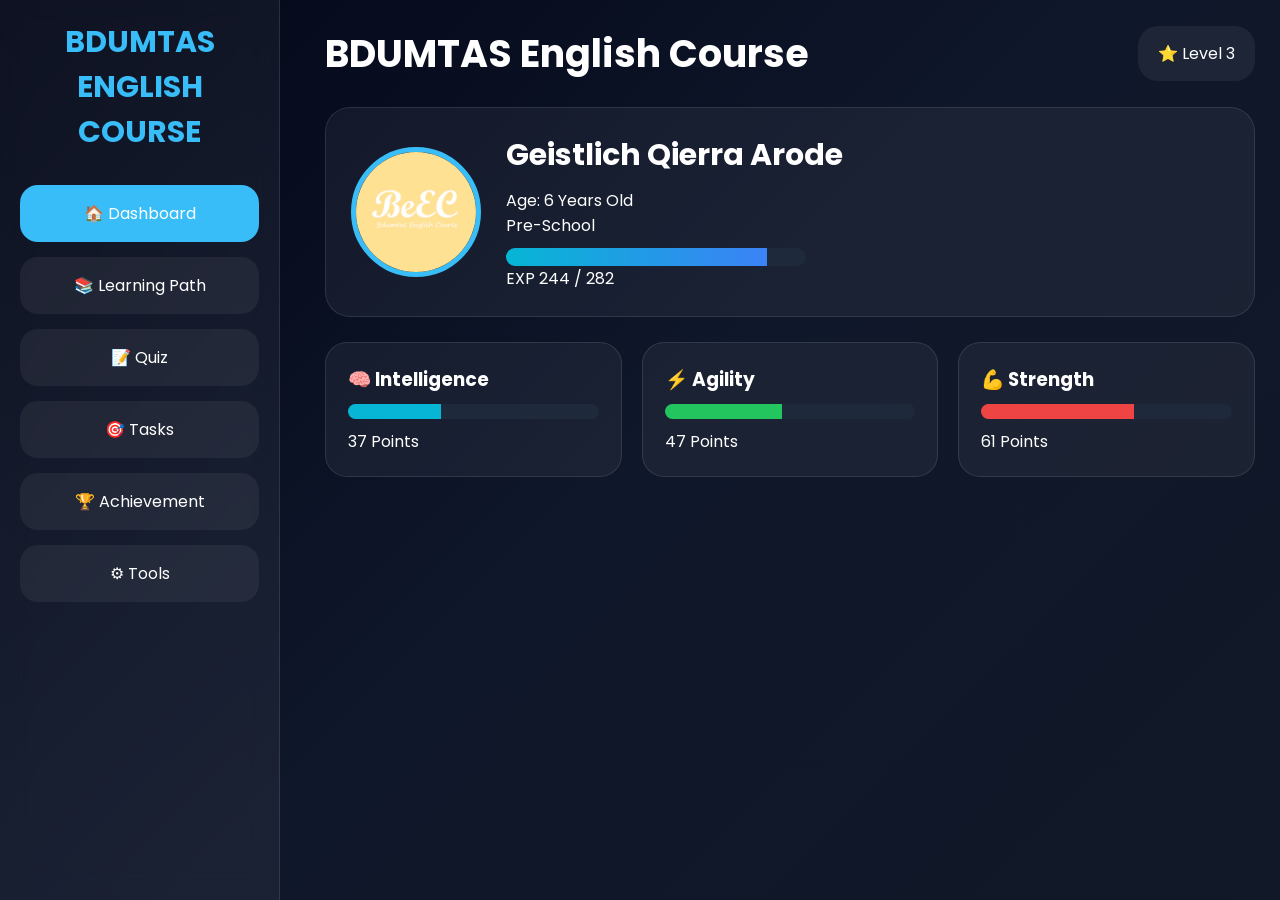
<file: index.html>
<!DOCTYPE html>
<html lang="en">
<head>
<meta charset="UTF-8">
<meta name="viewport"
content="width=device-width, initial-scale=1.0">

<title>Bdumtas English Course</title>

<link href="https://fonts.googleapis.com/css2?family=Poppins:wght@300;400;500;600;700&display=swap" rel="stylesheet">

<style>

*{
    margin:0;
    padding:0;
    box-sizing:border-box;
    font-family:'Poppins',sans-serif;
}

html,body{
    width:100%;
    overflow-x:hidden;
}

body{
    background:
    linear-gradient(
    135deg,
    #020617,
    #0f172a,
    #111827);
    color:white;
    min-height:100vh;
}

/* ===================== */
/* OVERLAY */
/* ===================== */

#overlay{
    position:fixed;
    top:0;
    left:0;
    width:100%;
    height:100%;
    background:rgba(0,0,0,0.6);
    z-index:90;
    display:none;
}

#overlay.active{
    display:block;
}

/* ===================== */
/* SIDEBAR */
/* ===================== */

.sidebar{
    position:fixed;
    top:0;
    left:0;
    width:280px;
    height:100%;
    background:
    rgba(255,255,255,0.05);

    backdrop-filter:blur(15px);

    border-right:
    1px solid rgba(255,255,255,0.1);

    padding:20px;
    z-index:100;
    overflow-y:auto;
}

.logo{
    text-align:center;
    font-size:30px;
    font-weight:700;
    color:#38bdf8;
    margin-bottom:30px;
}

.menu{
    display:flex;
    flex-direction:column;
    gap:15px;
}

.menu button{
    border:none;
    padding:16px;
    border-radius:18px;

    background:
    rgba(255,255,255,0.06);

    color:white;
    font-size:16px;
    cursor:pointer;
    transition:0.3s;
}

.menu button:hover{
    background:#38bdf8;
}

.menu button.active{
    background:#38bdf8;
}

/* ===================== */
/* MAIN */
/* ===================== */

.main{
    margin-left:300px;
    width:calc(100% - 300px);
    padding:25px;
}

/* ===================== */
/* TOPBAR */
/* ===================== */

.topbar{
    display:flex;
    justify-content:space-between;
    align-items:center;
    gap:15px;
    margin-bottom:25px;
    flex-wrap:wrap;
}

.title{
    font-size:38px;
    font-weight:700;
}

.level-box{
    background:
    rgba(255,255,255,0.06);

    padding:15px 20px;
    border-radius:20px;
}

/* ===================== */
/* PAGE */
/* ===================== */

.page{
    display:none;
    animation:fade 0.3s ease;
}

.active-page{
    display:block;
}

@keyframes fade{

    from{
        opacity:0;
        transform:translateY(10px);
    }

    to{
        opacity:1;
        transform:translateY(0);
    }

}

/* ===================== */
/* PROFILE */
/* ===================== */

.profile-card{
    background:
    rgba(255,255,255,0.05);

    border:
    1px solid rgba(255,255,255,0.1);

    border-radius:25px;
    padding:25px;

    display:flex;
    align-items:center;
    gap:25px;

    flex-wrap:wrap;

    margin-bottom:25px;
}

.profile-img{
    width:130px;
    height:130px;
    border-radius:50%;
    object-fit:cover;

    border:5px solid #38bdf8;
}

.profile-info h2{
    font-size:30px;
    margin-bottom:10px;
}

.exp-bar{
    width:300px;
    height:18px;

    background:#1e293b;

    border-radius:20px;
    overflow:hidden;
    margin-top:10px;
}

.exp-fill{
    width:87%;
    height:100%;

    background:
    linear-gradient(
    to right,
    #06b6d4,
    #3b82f6);
}

/* ===================== */
/* GRID */
/* ===================== */

.grid{
    display:grid;

    grid-template-columns:
    repeat(auto-fit,minmax(280px,1fr));

    gap:20px;
}

/* ===================== */
/* CARD */
/* ===================== */

.card,
.stat-card{
    background:
    rgba(255,255,255,0.05);

    border:
    1px solid rgba(255,255,255,0.1);

    border-radius:22px;
    padding:22px;
}

.card{
    margin-bottom:20px;
}

.card h2{
    margin-bottom:18px;
    color:#38bdf8;
}

/* ===================== */
/* PROGRESS */
/* ===================== */

.progress{
    width:100%;
    height:15px;

    background:#1e293b;

    border-radius:20px;
    overflow:hidden;

    margin:10px 0;
}

.progress div{
    height:100%;
}

.intelligence{
    width:37%;
    background:#06b6d4;
}

.agility{
    width:47%;
    background:#22c55e;
}

.strength{
    width:61%;
    background:#ef4444;
}

/* ===================== */
/* LESSON */
/* ===================== */

.lesson,
.setting,
.player,
.badge{
    background:
    rgba(255,255,255,0.05);

    padding:15px;
    border-radius:15px;
    margin-bottom:10px;
}

/* ===================== */
/* TASK */
/* ===================== */

.task{
    display:flex;
    justify-content:space-between;
    align-items:center;
    gap:10px;

    background:
    rgba(255,255,255,0.05);

    padding:15px;
    border-radius:15px;
    margin-bottom:10px;
}

.task button{
    border:none;
    background:#38bdf8;
    color:white;

    padding:10px 15px;
    border-radius:10px;
    cursor:pointer;
}

/* ===================== */
/* QUIZ */
/* ===================== */

.quiz-option{
    width:100%;
    border:none;

    padding:15px;
    margin-top:10px;

    border-radius:15px;

    background:#1e293b;
    color:white;

    cursor:pointer;
    transition:0.3s;
}

.quiz-option:hover{
    background:#38bdf8;
}

/* ===================== */
/* MEDIA */
/* ===================== */

iframe,
video,
audio{
    width:100%;
    max-width:100%;
    border-radius:15px;
    margin-top:10px;
}

/* ===================== */
/* MENU TOGGLE */
/* ===================== */

.menu-toggle{
    display:none;
}

/* ===================== */
/* MOBILE */
/* ===================== */

@media(max-width:900px){

    body{
        overflow-x:hidden;
    }

    /* SIDEBAR */

    .sidebar{
        left:-100%;
        width:85%;
        max-width:320px;
        transition:0.3s;
    }

    .sidebar.active{
        left:0;
    }

    /* MAIN */

    .main{
        margin-left:0;
        width:100%;
        padding:12px;
    }

    /* TOPBAR */

    .topbar{
        flex-direction:column;
        align-items:flex-start;
        gap:10px;
    }

    .title{
        font-size:28px;
        line-height:1.2;
        word-break:break-word;
    }

    .level-box{
        width:100%;
        text-align:center;
        padding:12px;
    }

    /* TOGGLE */

    .menu-toggle{
        display:block;

        border:none;
        background:#38bdf8;
        color:white;

        padding:10px 15px;

        border-radius:10px;
        cursor:pointer;

        margin-bottom:10px;
    }

    /* PROFILE */

    .profile-card{
        flex-direction:column;
        text-align:center;
        padding:20px;
    }

    .profile-img{
        width:110px;
        height:110px;
    }

    .profile-info h2{
        font-size:24px;
    }

    .exp-bar{
        width:100%;
    }

    /* GRID */

    .grid{
        grid-template-columns:1fr;
    }

    /* CARD */

    .card,
    .stat-card{
        padding:18px;
        border-radius:20px;
    }

    /* TASK */

    .task{
        flex-direction:column;
        align-items:flex-start;
    }

    .task button{
        width:100%;
    }

    /* PLAYER */

    .player{
        flex-direction:column;
        gap:5px;
    }

}

/* ===================== */
/* SMALL PHONE */
/* ===================== */

@media(max-width:480px){

    .title{
        font-size:24px;
    }

    .logo{
        font-size:26px;
    }

    .menu button{
        font-size:15px;
        padding:14px;
    }

    .profile-info h2{
        font-size:22px;
    }

    .card h2{
        font-size:20px;
    }

    .quiz-option{
        font-size:14px;
    }

}

</style>
</head>

<body>

<div id="overlay"
onclick="closeMenu()"></div>

<!-- ===================== -->
<!-- SIDEBAR -->
<!-- ===================== -->

<div class="sidebar" id="sidebar">

    <div class="logo">
        BDUMTAS ENGLISH COURSE
    </div>

    <div class="menu">

        <button class="menu-btn active"
        onclick="showPage('dashboard',this)">
            🏠 Dashboard
        </button>

        <button class="menu-btn"
        onclick="showPage('learning',this)">
            📚 Learning Path
        </button>

        <button class="menu-btn"
        onclick="showPage('quiz',this)">
            📝 Quiz
        </button>

        <button class="menu-btn"
        onclick="showPage('tasks',this)">
            🎯 Tasks
        </button>

        <button class="menu-btn"
        onclick="showPage('achievement',this)">
            🏆 Achievement
        </button>

        <!-- <button class="menu-btn"
        onclick="showPage('leaderboard',this)">
            🥇 Leaderboard
        </button> -->

        <!-- <button class="menu-btn"
        onclick="showPage('media',this)">
            🎬 Media
        </button> -->

        <button class="menu-btn"
        onclick="showPage('settings',this)">
            ⚙ Tools
        </button>

    </div>

</div>

<!-- ===================== -->
<!-- MAIN -->
<!-- ===================== -->

<div class="main">

    <div class="topbar">

        <div>

            <button class="menu-toggle"
            onclick="toggleMenu()">
                ☰ Menu
            </button>

            <div class="title">
                BDUMTAS English Course
            </div>

        </div>

        <div class="level-box">
            ⭐ Level 3
        </div>

    </div>

    <!-- DASHBOARD -->

    <div id="dashboard"
    class="page active-page">

        <div class="profile-card">

            <img
            src="logo.jpg"
            class="profile-img">

            <div class="profile-info">

                <h2>Geistlich Qierra Arode</h2>

                <p>Age: 6 Years Old</p>

                <p>Pre-School</p>

                <div class="exp-bar">
                    <div class="exp-fill"></div>
                </div>

                <p>EXP 244 / 282</p>

            </div>

        </div>

        <div class="grid">

            <div class="stat-card">

                <h3>🧠 Intelligence</h3>

                <div class="progress">
                    <div class="intelligence"></div>
                </div>

                <p>37 Points</p>

            </div>

            <div class="stat-card">

                <h3>⚡ Agility</h3>

                <div class="progress">
                    <div class="agility"></div>
                </div>

                <p>47 Points</p>

            </div>

            <div class="stat-card">

                <h3>💪 Strength</h3>

                <div class="progress">
                    <div class="strength"></div>
                </div>

                <p>61 Points</p>

            </div>

        </div>

    </div>

    <!-- LEARNING -->

    <div id="learning"
    class="page">

        <div class="card">

            <h2>📚 Learning Path</h2>

            <!-- Level 1 -->
            <div class="lesson">✅ Opening & Closing Prayer: <a href="alur-belajar/opening-closing-prayer.pdf">klik di sini</a></div>
            <div class="lesson">✅ Self Introduction: <a href="alur-belajar/self-introduction.pdf">klik di sini</a></div>
            <div class="lesson">✅ Greeting</div>
            <div class="lesson">✅ Alphabet: <a href="alur-belajar/alphabet.pdf">klik di sini</a></div>
            <div class="lesson">✅ Number (1-10): <a href="alur-belajar/number(1-10).pdf">klik di sini</a></div>
            <div class="lesson">✅ Shapes & Color: <a href="alur-belajar/colors-and-shapes.pdf">klik di sini</a></div>
            <div class="lesson">✅ Part of Body: <a href="alur-belajar/bagian-tubuh.html">klik di sini</a></div>
            <div class="lesson">✅ Final Test Level 1: <a href="alur-belajar/assessment-level-one-geistlich.pdf">klik di sini</a></div>
            <br><br>
            <div class="lesson">LEVEL 2!</div>
            
            <!-- Level 2 -->
            <div class="lesson">✅ Number (11-20)</div>
            <div class="lesson">✅ Noun</div>
            <div class="lesson">✅ Tell about your family: <a href="alur-belajar/Family.pdf">klik di sini</a></div>
            <div class="lesson">✅ Bedroom</div>
            <div class="lesson">✅ Bathroom</div>
            <div class="lesson">✅ Living room</div>
            <div class="lesson">✅ Kitchen</div>
            <div class="lesson">✅ Final Test: <a href="alur-belajar/assessment-level-two-geistlich.pdf">klik di sini</a></div>
            <div class="lesson">✅ Final Test 2: <a href="alur-belajar/second_assessment-level-two-geistlich.pdf">klik di sini</a></div>
            <br><br>
            <div class="lesson">LEVEL 3!</div>
            
            <!-- Level 3 -->
            <div class="lesson">✅ Number (21-100)</div>
            <div class="lesson">✅ Tell about your feelings</div>
            <div class="lesson">✅ Five-Sense</div>
            <div class="lesson">✅ Fruit</div>
            <div class="lesson">✅ Vegetables</div>
            <div class="lesson">✅ Yard</div>
            <div class="lesson">✅ Street</div>
            <div class="lesson">✅ Vocabulary Level 3: <a href="alur-belajar/Vocabulary_Practical_Exam_English_Age_6.pdf">klik di sini</a></div>
            <div class="lesson">✅ Exam Guide: <a href="alur-belajar/Kisi_Kisi_Practical_Exam_English_Usia_6_Tahun.pdf">klik di sini</a></div>
            <div class="lesson">🔒 Final Test</div>
            
            <!-- Level 4 -->
            <!-- <div class="lesson">🔒 Number (100-1000)</div> -->
            <!-- <div class="lesson">🔒 Verb</div> -->
            <!-- <div class="lesson">🔒 Tell about your daily activities</div> -->
            <!-- <div class="lesson">🔒 School</div> -->
            <!-- <div class="lesson">🔒 Beach</div> -->
            <!-- <div class="lesson">🔒 Ocean</div> -->
            <!-- <div class="lesson">🔒 Vertical & Horizontal Lines</div> -->
            <!-- <div class="lesson">🔒 Final Test</div> -->
            
            <!-- Level 5 -->
            <!-- <div class="lesson">🔒 Number (1000-10.000)</div> -->
            <!-- <div class="lesson">🔒 Forest</div> -->
            <!-- <div class="lesson">🔒 Animals</div> -->
            <!-- <div class="lesson">🔒 Weather</div> -->
            <!-- <div class="lesson">🔒 Short Instructions</div> -->
            <!-- <div class="lesson">🔒 Mini conversation</div> -->
            <!-- <div class="lesson">🔒 Math (Addition)</div> -->
            <!-- <div class="lesson">🔒 Final Test</div> -->
            
            <!-- Level 6 -->
            <!-- <div class="lesson">🔒 Number (10.000-100.000</div> -->
            <!-- <div class="lesson">🔒 Measure</div> -->
            <!-- <div class="lesson">🔒 More or Less</div> -->
            <!-- <div class="lesson">🔒 Diagonal & Curved Lines</div> -->
            <!-- <div class="lesson">🔒 Math (Subtraction)</div> -->
            <!-- <div class="lesson">🔒 Long instructions</div> -->
            <!-- <div class="lesson">🔒 Describing objects</div> -->
            <!-- <div class="lesson">🔒 Final Test</div> -->
            
            <!-- Level 7 -->
            <!-- <div class="lesson">🔒 Number (100.000-1000.000)</div> -->
            <!-- <div class="lesson">🔒 Math (Multiplication)</div> -->
            <!-- <div class="lesson">🔒 Simple Reading</div> -->
            <!-- <div class="lesson">🔒 Reading 1</div> -->
            <!-- <div class="lesson">🔒 Reading 2</div> -->
            <!-- <div class="lesson">🔒 Reading 3</div> -->
            <!-- <div class="lesson">🔒 Conversation 1</div> -->
            <!-- <div class="lesson">🔒 Final Test</div> -->
            
            <!-- Level 8 -->
            <!-- <div class="lesson">🔒 Number (1000.000-10.000.000)</div> -->
            <!-- <div class="lesson">🔒 Math (Division)</div> -->
            <!-- <div class="lesson">🔒 Describing People</div> -->
            <!-- <div class="lesson">🔒 Conversation 2</div> -->
            <!-- <div class="lesson">🔒 Conversation 3</div> -->
            <!-- <div class="lesson">🔒 Conversation 4</div> -->
            <!-- <div class="lesson">🔒 Conversation 5</div> -->
            <!-- <div class="lesson">🔒 Final Test</div> -->
            
            <!-- Level 9 -->
            <!-- <div class="lesson">🔒 Number (10.000.000-100.000.000)</div> -->
            <!-- <div class="lesson">🔒 Describing Animals</div> -->
            <!-- <div class="lesson">🔒 Conversation 6</div> -->
            <!-- <div class="lesson">🔒 Conversation 7</div> -->
            <!-- <div class="lesson">🔒 Conversation 8</div> -->
            <!-- <div class="lesson">🔒 Conversation 9</div> -->
            <!-- <div class="lesson">🔒 Conversation 10</div> -->
            <!-- <div class="lesson">🔒 Final Test</div> -->
            
            <!-- Level 10 -->
            <!-- <div class="lesson">🔒 Number (100.000.000-1000.000.000)</div> -->
            <!-- <div class="lesson">🔒 Describing Vegetables</div> -->
            <!-- <div class="lesson">🔒 Conversation 11</div> -->
            <!-- <div class="lesson">🔒 Conversation 12</div> -->
            <!-- <div class="lesson">🔒 Show and tell</div> -->
            <!-- <div class="lesson">🔒 Mini presentation</div> -->
            <!-- <div class="lesson">🔒 Final Test</div> -->
            <!-- <div class="lesson">🔒 Practical Exam</div> -->

        </div>

    </div>

    <!-- QUIZ -->

    <div id="quiz"
    class="page">

        <div class="card">

            <h2>📝 Daily Quiz</h2>

            <div class="lesson">Quiz Free Trial: <a href="quiz/beec-quiz-freetrial/index.html">MULAI</a></div>
            <div class="lesson">Quiz 0: <a href="quiz/beec-game-edukasi-alfabet-satu/index.html">MULAI</a></div>
            <div class="lesson">Color Shapes Part 1: <a href="quiz/colors-shapes-part-1.html">MULAI</a></div>
            <div class="lesson">Color Shapes Part 2: <a href="quiz/colors-shapes-part-2.html">MULAI</a></div>

        </div>

    </div>

    <!-- TASKS -->

    <div id="tasks"
    class="page">

        <div class="card">

            <h2>🎯 Tasks</h2>

            <div class="task">

                <span>
                    Listening
                </span>

                <button>
                    <a href="tugas/listening_practicing.html">Open</a>
                </button>

            </div>

            <!-- <div class="task">

                <span>
                    Agility
                </span>

                <button>
                    <a href="">Open</a>
                </button>

            </div> -->

            <!-- <div class="task">

                <span>
                    Strength
                </span>

                <button>
                    <a href="">Open</a>
                </button>

            </div> -->

        </div>

    </div>

    <!-- ACHIEVEMENT -->

    <div id="achievement"
    class="page">

        <div class="card">

            <h2>
                🏆 Achievement
            </h2>

            <div class="badge">
                Rajin belajar bisa dapat Achievement Award!
            </div>

            <!-- <div class="badge">
                🥇 Grammar Master
            </div>

            <div class="badge">
                🎧 Listening Hero
            </div>

            <div class="badge">
                🔥 30 Days Streak
            </div> -->

        </div>

    </div>

    <!-- LEADERBOARD -->

    <div id="leaderboard"
    class="page">

        <div class="card">

            <h2>
                🥇 Leaderboard
            </h2>

            <div class="player">
                <span>? ? ? ?</span>
                <span>Level 12</span>
            </div>

            <div class="player">
                <span>? ? ? ?</span>
                <span>Level 10</span>
            </div>

            <div class="player">
                <span>? ? ? ?</span>
                <span>Level 8</span>
            </div>

        </div>

    </div>

    <!-- MEDIA -->

    <div id="media"
    class="page">

        <p>Segera di update...</p>
        <!-- <div class="card">

            <h2>📄 PDF Material</h2>

            <iframe
            src="https://mozilla.github.io/pdf.js/web/compressed.tracemonkey-pldi-09.pdf"
            height="300">
            </iframe>

        </div> -->

        <!-- <div class="card">

            <h2>🎬 Video Lesson</h2>

            <video controls>

                <source
                src="https://www.w3schools.com/html/mov_bbb.mp4"
                type="video/mp4">

            </video>

        </div> -->

        <!-- <div class="card">

            <h2>🎧 Audio Lesson</h2>

            <audio controls>

                <source
                src="https://www.w3schools.com/html/horse.mp3"
                type="audio/mp3">

            </audio>

        </div> -->

    </div>

    <!-- TOOLS -->

    <div id="settings"
    class="page">

        <div class="card">

            <h2>
                ⚙ Tools
            </h2>

            <!-- <div class="setting">
                🌙 Dark Mode
            </div> -->

            <!-- <div class="setting">
                🔔 Notification
            </div> -->

            <div class="setting">
                Vocabulary: <a href="tools/tools-one/index.html">Open</a>
            </div>
            <div class="setting">
                Vocabulary 2: <a href="tools/tools-two/index.html">Open</a>
            </div>

        </div>

    </div>

</div>

<script>

function toggleMenu(){

    document
    .getElementById("sidebar")
    .classList.toggle("active");

    document
    .getElementById("overlay")
    .classList.toggle("active");

}

function closeMenu(){

    document
    .getElementById("sidebar")
    .classList.remove("active");

    document
    .getElementById("overlay")
    .classList.remove("active");

}

function showPage(pageId,button){

    // hide pages

    const pages =
    document.querySelectorAll('.page');

    pages.forEach(page=>{

        page.classList.remove('active-page');

    });

    // show page

    document
    .getElementById(pageId)
    .classList.add('active-page');

    // active button

    const buttons =
    document.querySelectorAll('.menu-btn');

    buttons.forEach(btn=>{

        btn.classList.remove('active');

    });

    button.classList.add('active');

    closeMenu();

}

function answerQuiz(correct){

    const result =
    document.getElementById("quiz-result");

    if(correct){

        result.innerHTML =
        "✅ Correct! +50 EXP";

        result.style.color =
        "#22c55e";

    }else{

        result.innerHTML =
        "❌ Wrong Answer";

        result.style.color =
        "#ef4444";

    }

}

</script>

</body>
</html>
</file>
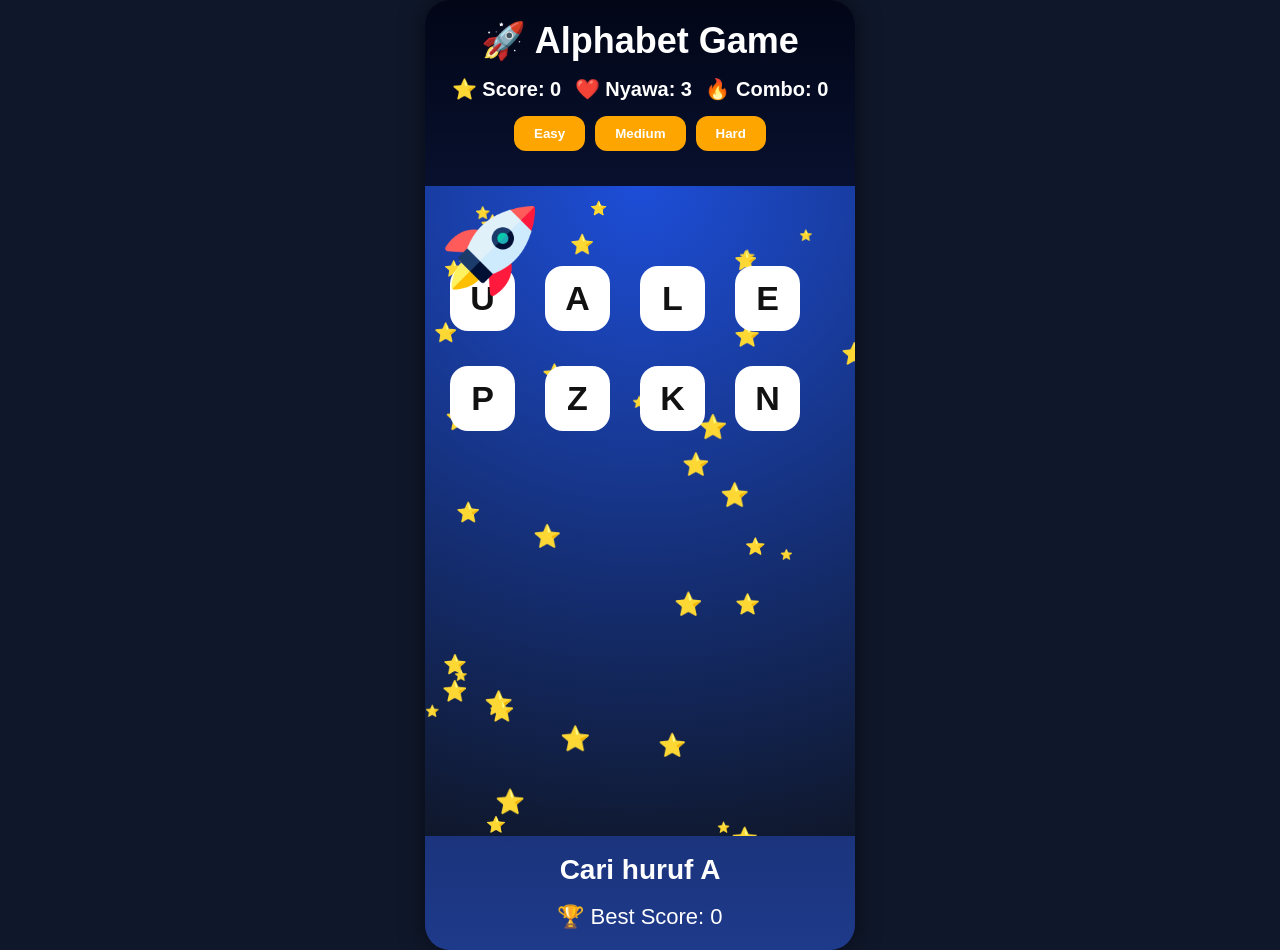
<file: beec-game-edukasi-alfabet-satu/index.html>
<!DOCTYPE html>
<html lang="id">
<head>
<meta charset="UTF-8">
<meta name="viewport" content="width=device-width, initial-scale=1.0">
<title>Alphabet Game</title>

<style>

*{
    margin:0;
    padding:0;
    box-sizing:border-box;
    font-family:Arial, sans-serif;
}

body{
    background:#0f172a;
    display:flex;
    justify-content:center;
    align-items:center;
    min-height:100vh;
    color:white;
}

#game{
    width:430px;
    max-width:95%;
    background:linear-gradient(to bottom,#020617,#1e3a8a);
    border-radius:25px;
    overflow:hidden;
    box-shadow:0 0 25px rgba(0,0,0,0.5);
}

header{
    padding:20px;
    text-align:center;
}

h1{
    font-size:36px;
    margin-bottom:15px;
}

#topbar{
    display:flex;
    justify-content:space-around;
    margin-bottom:15px;
    font-size:20px;
    font-weight:bold;
}

#controls{
    display:flex;
    justify-content:center;
    gap:10px;
    margin-bottom:15px;
}

button.levelBtn{
    padding:10px 20px;
    border:none;
    border-radius:12px;
    background:orange;
    color:white;
    font-weight:bold;
    cursor:pointer;
    transition:0.3s;
}

button.levelBtn:hover{
    transform:scale(1.05);
}

#gameArea{
    position:relative;
    width:100%;
    height:650px;
    background:
    radial-gradient(circle at top,#1d4ed8,#0f172a);
    overflow:hidden;
}

.letter{
    position:absolute;
    width:65px;
    height:65px;
    border-radius:18px;
    background:white;
    color:#111;
    font-size:34px;
    font-weight:bold;
    display:flex;
    justify-content:center;
    align-items:center;
    cursor:pointer;
    transition:0.2s;
    user-select:none;
}

.letter:hover{
    transform:scale(1.1);
}

.correct{
    background:#22c55e !important;
    color:white;
    animation:pop .3s;
}

.wrong{
    background:#ef4444 !important;
    color:white;
    animation:shake .3s;
}

@keyframes pop{
    0%{transform:scale(0.5);}
    100%{transform:scale(1);}
}

@keyframes shake{
    0%{transform:translateX(-5px);}
    50%{transform:translateX(5px);}
    100%{transform:translateX(0);}
}

#rocket{
    position:absolute;
    width:90px;
    top:20px;
    left:20px;
    transition:0.4s;
    z-index:2;
}

.star{
    position:absolute;
    color:gold;
    animation:twinkle 2s infinite;
}

@keyframes twinkle{
    0%{opacity:0.3;}
    50%{opacity:1;}
    100%{opacity:0.3;}
}

#status{
    text-align:center;
    padding:18px;
    font-size:28px;
    font-weight:bold;
}

#leaderboard{
    text-align:center;
    padding-bottom:20px;
    font-size:22px;
}

#gameOver{
    position:absolute;
    inset:0;
    background:rgba(0,0,0,0.85);
    display:none;
    justify-content:center;
    align-items:center;
    flex-direction:column;
    z-index:10;
}

#gameOver h2{
    font-size:50px;
    margin-bottom:20px;
}

#restartBtn{
    padding:15px 30px;
    font-size:22px;
    border:none;
    border-radius:15px;
    background:#22c55e;
    color:white;
    cursor:pointer;
}

</style>
</head>

<body>

<div id="game">

<header>

<h1>🚀 Alphabet Game</h1>

<div id="topbar">
<div>⭐ Score: <span id="score">0</span></div>
<div>❤️ Nyawa: <span id="life">3</span></div>
<div>🔥 Combo: <span id="combo">0</span></div>
</div>

<div id="controls">
<button class="levelBtn" onclick="setLevel('easy')">Easy</button>
<button class="levelBtn" onclick="setLevel('medium')">Medium</button>
<button class="levelBtn" onclick="setLevel('hard')">Hard</button>
</div>

</header>

<div id="gameArea">

<img id="rocket"
src="rocket.png">

<div id="gameOver">
<h2>GAME OVER</h2>
<button id="restartBtn" onclick="restartGame()">Main Lagi</button>
</div>

</div>

<div id="status">Cari huruf A</div>

<div id="leaderboard">
🏆 Best Score:
<span id="bestScore">0</span>
</div>

</div>

<script>

const alphabet =
"ABCDEFGHIJKLMNOPQRSTUVWXYZ".split("");

const gameArea =
document.getElementById("gameArea");

const rocket =
document.getElementById("rocket");

const scoreEl =
document.getElementById("score");

const comboEl =
document.getElementById("combo");

const lifeEl =
document.getElementById("life");

const statusEl =
document.getElementById("status");

const bestScoreEl =
document.getElementById("bestScore");

let current = 0;
let score = 0;
let combo = 0;
let life = 3;
let level = "easy";

const best =
localStorage.getItem("alphabetBest");

if(best){
    bestScoreEl.innerText = best;
}

function createStars(){

    for(let i=0;i<40;i++){

        const star =
        document.createElement("div");

        star.className = "star";
        star.innerHTML = "⭐";

        star.style.left =
        Math.random()*100 + "%";

        star.style.top =
        Math.random()*100 + "%";

        star.style.fontSize =
        (10 + Math.random()*15)+"px";

        gameArea.appendChild(star);
    }
}

createStars();

function setLevel(lv){
    level = lv;
}

function shuffle(array){

    for(let i=array.length-1;i>0;i--){

        let j =
        Math.floor(Math.random()*(i+1));

        [array[i],array[j]] =
        [array[j],array[i]];
    }

}

function createLetters(){

    document
    .querySelectorAll(".letter")
    .forEach(el=>el.remove());

    let letters = [];

    letters.push(alphabet[current]);

    let total = 8;

    if(level==="medium") total=12;
    if(level==="hard") total=16;

    while(letters.length < total){

        let random =
        alphabet[
        Math.floor(
        Math.random()*alphabet.length
        )];

        if(!letters.includes(random)){
            letters.push(random);
        }
    }

    shuffle(letters);

    const cols = 4;

    letters.forEach((letter,index)=>{

        const div =
        document.createElement("div");

        div.className = "letter";

        div.innerText = letter;

        const row =
        Math.floor(index / cols);

        const col =
        index % cols;

        div.style.left =
        (25 + col*95)+"px";

        div.style.top =
        (80 + row*100)+"px";

        div.onclick =
        ()=>checkLetter(div,letter,index);

        gameArea.appendChild(div);

    });

}

function moveRocket(index){

    const cols = 4;

    const row =
    Math.floor(index / cols);

    const col =
    index % cols;

    rocket.style.left =
    (25 + col*95)+"px";

    rocket.style.top =
    (5 + row*100)+"px";

}

function speak(text){

    const speech =
    new SpeechSynthesisUtterance(text);

    speech.lang = "en-US";

    speech.rate = 0.9;

    speechSynthesis.speak(speech);

}

function checkLetter(el,letter,index){

    speak(letter);

    if(letter === alphabet[current]){

        el.classList.add("correct");

        moveRocket(index);

        combo++;

        score += 10 + combo;

        current++;

        if(current >= alphabet.length){

            setTimeout(()=>{
                alert("🎉 KAMU MENANG!");
                restartGame();
            },300);

            return;
        }

        updateUI();

        setTimeout(()=>{
            createLetters();
        },300);

    }else{

        el.classList.add("wrong");

        combo = 0;

        life--;

        updateUI();

        if(life <= 0){

            gameOver();

        }

    }

}

function updateUI(){

    scoreEl.innerText = score;
    comboEl.innerText = combo;
    lifeEl.innerText = life;

    statusEl.innerText =
    "Cari huruf " + alphabet[current];

}

function gameOver(){

    document
    .getElementById("gameOver")
    .style.display = "flex";

    const best =
    localStorage.getItem("alphabetBest") || 0;

    if(score > best){

        localStorage.setItem(
        "alphabetBest",
        score
        );

        bestScoreEl.innerText = score;
    }

}

function restartGame(){

    current = 0;
    score = 0;
    combo = 0;
    life = 3;

    rocket.style.left = "20px";
    rocket.style.top = "20px";

    document
    .getElementById("gameOver")
    .style.display = "none";

    updateUI();

    createLetters();

}

updateUI();
createLetters();

</script>

</body>
</html
</file>
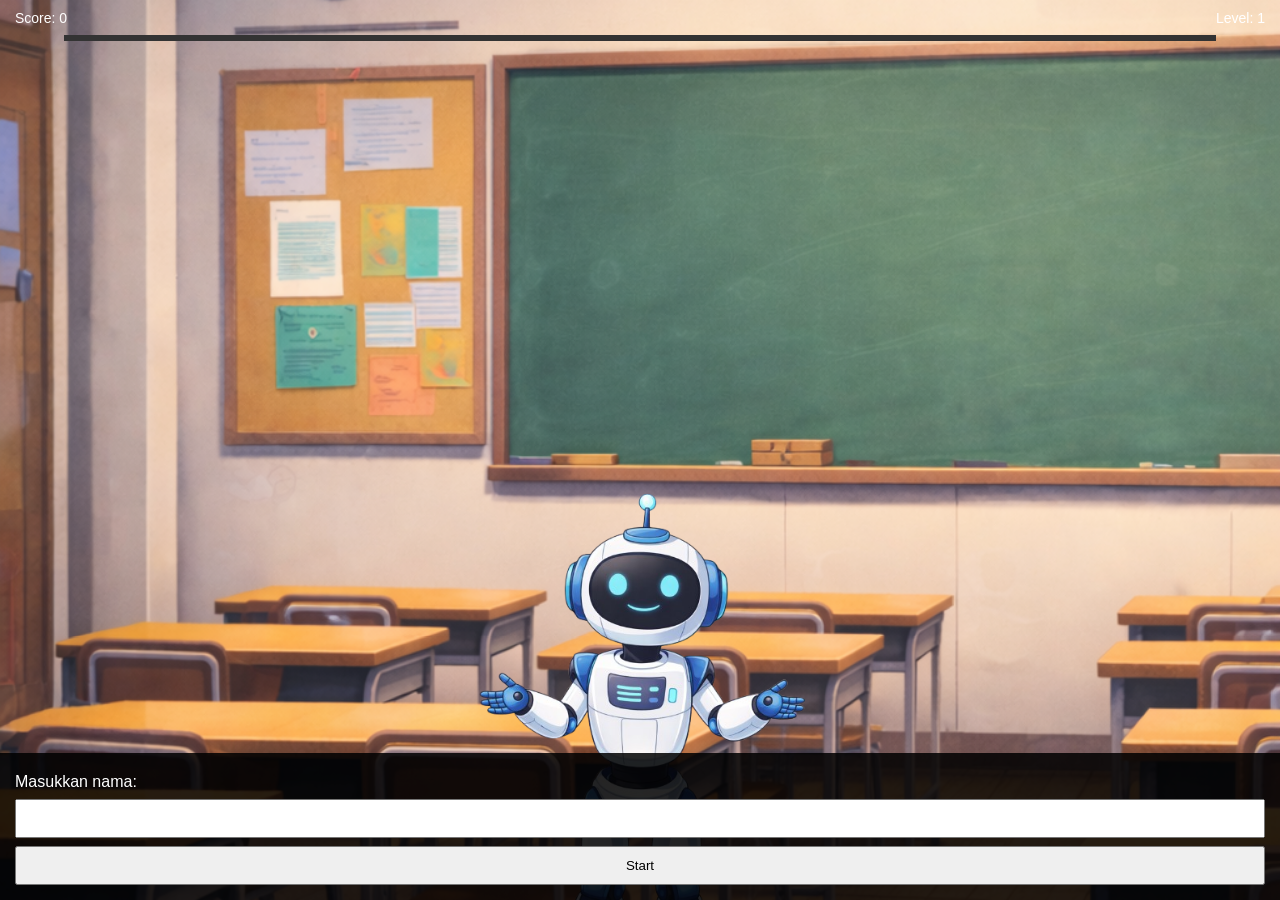
<file: beec-quiz-freetrial/index.html>
<!DOCTYPE html>
<html>
<head>
<meta name="viewport" content="width=device-width, initial-scale=1.0">
<title>VN Full Fix</title>
<link rel="stylesheet" href="style.css">
</head>

<body>

<img id="bg" src="img/bg.png">
<img id="char" src="img/char_normal.png">

<div id="top">
<div id="score">Score: 0</div>
<div id="level">Level: 1</div>
</div>

<div id="bar"><div id="progress"></div></div>

<div id="box">
<div id="name"></div>
<div id="text"></div>
<div id="choices"></div>
</div>

<script src="script.js"></script>

</body>
</html>
</file>
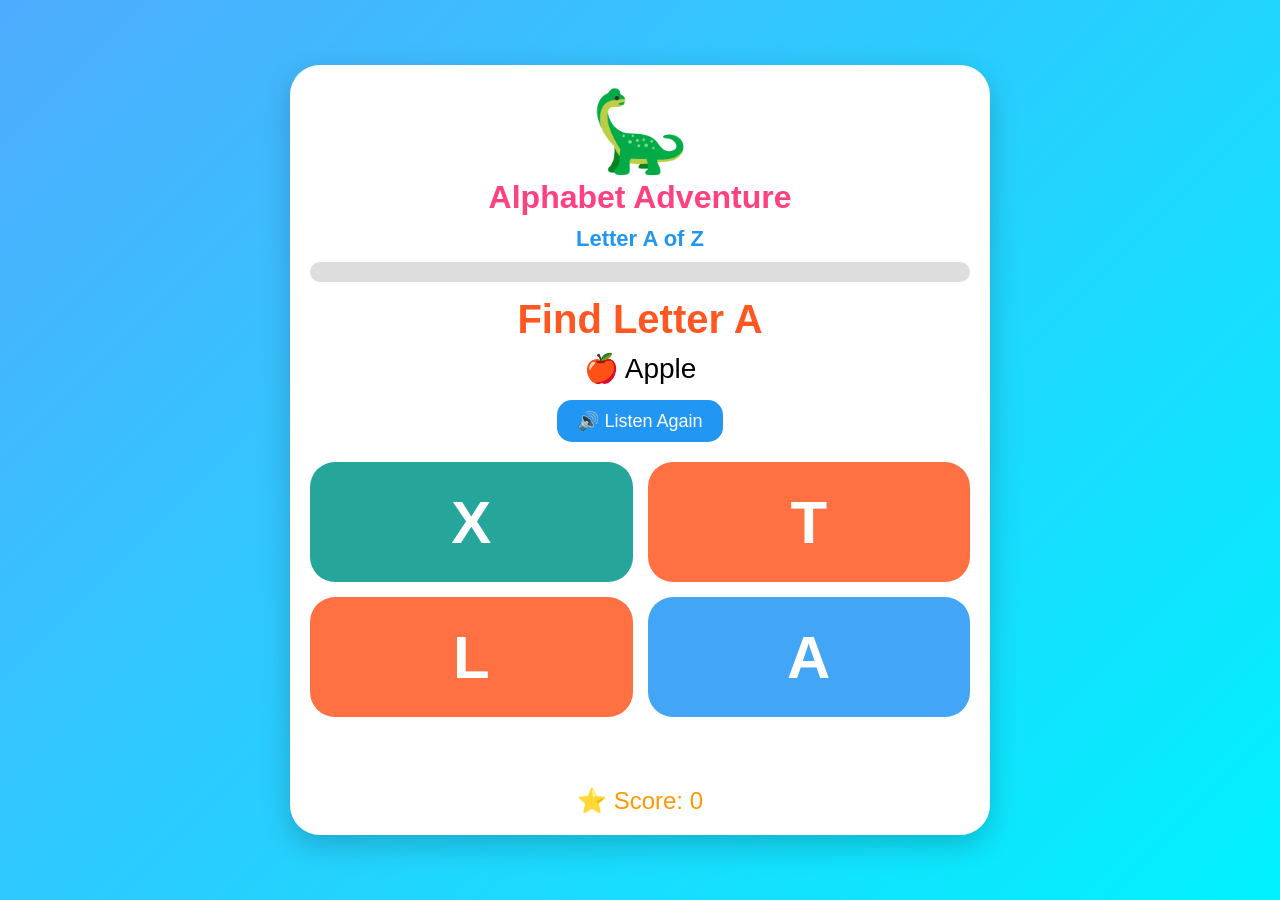
<file: quiz/beec-game-edukasi-alfabet-satu/index.html>
<!DOCTYPE html>
<html lang="en">
<head>
<meta charset="UTF-8">
<meta name="viewport" content="width=device-width, initial-scale=1.0">
<title>Alphabet Adventure</title>

<style>
*{
margin:0;
padding:0;
box-sizing:border-box;
font-family:Arial,sans-serif;
}

body{
background:linear-gradient(135deg,#4facfe,#00f2fe);
min-height:100vh;
display:flex;
justify-content:center;
align-items:center;
padding:15px;
overflow:hidden;
}

.container{
width:100%;
max-width:700px;
background:white;
border-radius:30px;
padding:20px;
text-align:center;
box-shadow:0 10px 30px rgba(0,0,0,.2);
}

.dino{
font-size:80px;
animation:bounce 1s infinite;
}

@keyframes bounce{
0%,100%{transform:translateY(0);}
50%{transform:translateY(-10px);}
}

h1{
color:#ff4081;
margin-bottom:10px;
}

#progressText{
font-size:22px;
font-weight:bold;
margin-bottom:10px;
color:#2196f3;
}

.progress{
width:100%;
height:20px;
background:#ddd;
border-radius:20px;
overflow:hidden;
margin-bottom:15px;
}

.progressFill{
height:100%;
width:0%;
background:#4caf50;
transition:.5s;
}

#instruction{
font-size:40px;
font-weight:bold;
color:#ff5722;
margin:10px 0;
}

#word{
font-size:28px;
margin-bottom:15px;
}

#speakBtn{
padding:10px 20px;
border:none;
background:#2196f3;
color:white;
border-radius:15px;
font-size:18px;
margin-bottom:20px;
cursor:pointer;
}

.choices{
display:grid;
grid-template-columns:repeat(2,1fr);
gap:15px;
}

.choice{
height:120px;
border:none;
border-radius:25px;
font-size:60px;
font-weight:bold;
color:white;
cursor:pointer;
transition:.3s;
}

.choice:hover{
transform:scale(1.05);
}

.correct{
background:#4caf50 !important;
}

.wrong{
background:#f44336 !important;
}

#message{
font-size:28px;
height:40px;
margin-top:15px;
font-weight:bold;
}

#score{
font-size:24px;
margin-top:15px;
color:#ff9800;
}

#winScreen{
display:none;
}

#winScreen h2{
font-size:50px;
color:#ff4081;
}

.playAgain{
padding:15px 30px;
font-size:20px;
border:none;
border-radius:15px;
background:#ff4081;
color:white;
cursor:pointer;
margin-top:20px;
}

@media(max-width:600px){

#instruction{
font-size:32px;
}

.choice{
height:100px;
font-size:50px;
}

}
</style>
</head>
<body>

<div class="container">

<div class="dino">🦕</div>

<h1>Alphabet Adventure</h1>

<div id="progressText">
Letter A of Z
</div>

<div class="progress">
<div class="progressFill" id="progressFill"></div>
</div>

<div id="gameArea">

<div id="instruction">
Find Letter A
</div>

<div id="word">
🍎 Apple
</div>

<button id="speakBtn">
🔊 Listen Again
</button>

<div class="choices" id="choices"></div>

<div id="message"></div>

<div id="score">
⭐ Score: 0
</div>

</div>

<div id="winScreen">

<h2>🎉 AMAZING! 🎉</h2>

<p>You Finished A-Z!</p>

<p style="font-size:40px;">⭐⭐⭐⭐⭐</p>

<button class="playAgain" onclick="restartGame()">
Play Again
</button>

</div>

</div>

<script>

const alphabet =
"ABCDEFGHIJKLMNOPQRSTUVWXYZ".split("");

const words = {
A:"🍎 Apple",
B:"⚽ Ball",
C:"🐱 Cat",
D:"🐶 Dog",
E:"🐘 Elephant",
F:"🐟 Fish",
G:"🦒 Giraffe",
H:"🎩 Hat",
I:"🍦 Ice Cream",
J:"🧃 Juice",
K:"🪁 Kite",
L:"🦁 Lion",
M:"🐵 Monkey",
N:"🪺 Nest",
O:"🍊 Orange",
P:"🐷 Pig",
Q:"👑 Queen",
R:"🐰 Rabbit",
S:"☀️ Sun",
T:"🐯 Tiger",
U:"☂️ Umbrella",
V:"🚐 Van",
W:"🐋 Whale",
X:"🎵 Xylophone",
Y:"🦬 Yak",
Z:"🦓 Zebra"
};

let current = 0;
let score = 0;

const choices =
document.getElementById("choices");

const instruction =
document.getElementById("instruction");

const word =
document.getElementById("word");

const message =
document.getElementById("message");

const scoreBox =
document.getElementById("score");

const progressFill =
document.getElementById("progressFill");

const progressText =
document.getElementById("progressText");

function speak(text){

speechSynthesis.cancel();

const speech =
new SpeechSynthesisUtterance(text);

speech.lang="en-US";
speech.rate=0.85;
speech.pitch=1.3;

speechSynthesis.speak(speech);

}

function shuffle(array){

for(let i=array.length-1;i>0;i--){

const j =
Math.floor(Math.random()*(i+1));

[array[i],array[j]] =
[array[j],array[i]];

}

return array;

}

function loadQuestion(){

if(current >= alphabet.length){

showWin();

return;

}

const answer =
alphabet[current];

instruction.innerHTML =
"Find Letter " + answer;

word.innerHTML =
words[answer];

progressText.innerHTML =
"Letter " + answer + " of Z";

progressFill.style.width =
((current)/26*100) + "%";

let options = [answer];

while(options.length < 4){

let random =
alphabet[
Math.floor(Math.random()*26)
];

if(!options.includes(random))
options.push(random);

}

shuffle(options);

choices.innerHTML = "";

const colors = [
"#42a5f5",
"#ab47bc",
"#ff7043",
"#26a69a"
];

options.forEach(letter=>{

let btn =
document.createElement("button");

btn.className = "choice";

btn.style.background =
colors[Math.floor(Math.random()*4)];

btn.innerHTML = letter;

btn.onclick = () =>
checkAnswer(letter,btn);

choices.appendChild(btn);

});

}

function checkAnswer(letter,btn){

const answer =
alphabet[current];

if(letter===answer){

btn.classList.add("correct");

score += 10;

scoreBox.innerHTML =
"⭐ Score: " + score;

message.innerHTML =
"🌟 Great Job!";

speak(
answer +
" is for " +
words[answer]
.replace(/[^\w\s]/g,'')
);

current++;

setTimeout(()=>{

message.innerHTML = "";

loadQuestion();

},1200);

}else{

btn.classList.add("wrong");

message.innerHTML =
"❌ Try Again";

speak("Try Again");

setTimeout(()=>{

btn.classList.remove("wrong");

message.innerHTML = "";

},700);

}

}

document.getElementById("speakBtn")
.onclick = ()=>{

let answer =
alphabet[current];

speak(
answer +
" is for " +
words[answer]
);

};

function showWin(){

document.getElementById("gameArea")
.style.display="none";

document.getElementById("winScreen")
.style.display="block";

progressFill.style.width="100%";

speak(
"Congratulations. You completed the alphabet."
);

}

function restartGame(){

current = 0;
score = 0;

document.getElementById("gameArea")
.style.display="block";

document.getElementById("winScreen")
.style.display="none";

scoreBox.innerHTML =
"⭐ Score: 0";

loadQuestion();

}

loadQuestion();

</script>

</body>
</html>
</file>
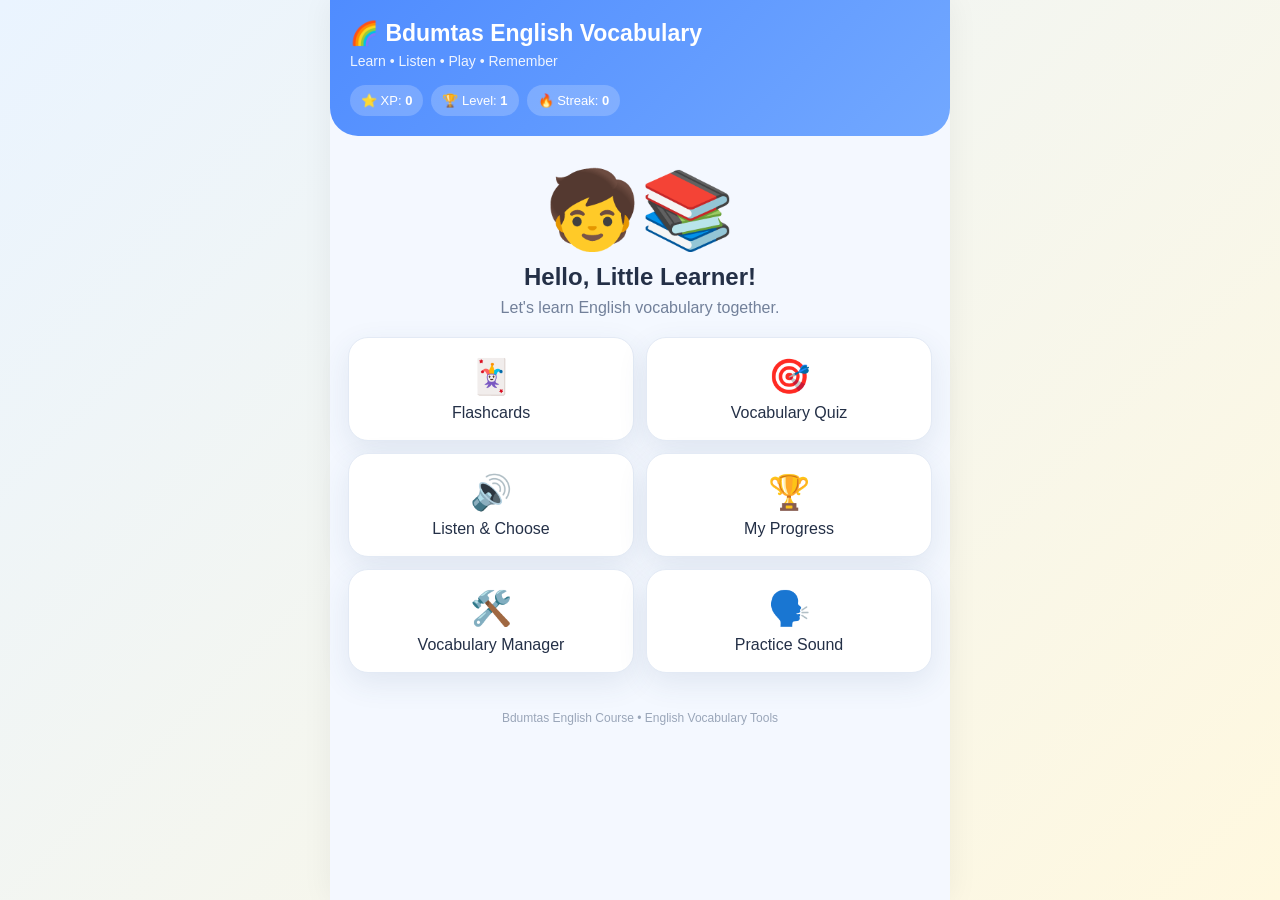
<file: tools/tools-one/index.html>
<!DOCTYPE html>
<html lang="en">
<head>
<meta charset="UTF-8">
<meta name="viewport" content="width=device-width, initial-scale=1.0">
<meta name="theme-color" content="#4F8CFF">
<title>Bdumtas English Vocabulary</title>
<style>
:root{
  --primary:#4f8cff; --primary2:#356fd4; --bg:#f4f8ff; --card:#fff;
  --text:#243047; --muted:#72809a; --success:#2dbd72; --danger:#ef6262;
  --yellow:#ffc857; --border:#e3eaf5; --shadow:0 10px 30px rgba(47,76,120,.10);
}
*{box-sizing:border-box;margin:0;padding:0}
body{font-family:Arial,Helvetica,sans-serif;background:linear-gradient(135deg,#eaf4ff,#fff8df);color:var(--text);min-height:100vh}
button,input,select{font:inherit}
button{border:0;cursor:pointer}
.app{max-width:620px;margin:auto;min-height:100vh;background:var(--bg);box-shadow:0 0 30px rgba(0,0,0,.06)}
header{background:linear-gradient(135deg,var(--primary),#72a8ff);color:#fff;padding:20px;border-radius:0 0 28px 28px}
.header-row{display:flex;justify-content:space-between;gap:12px;align-items:flex-start}
h1{font-size:23px}.subtitle{opacity:.9;margin-top:6px;font-size:14px}
.stats{display:flex;gap:8px;flex-wrap:wrap;margin-top:16px}
.stat{background:rgba(255,255,255,.2);padding:8px 11px;border-radius:16px;font-size:13px}
.content{padding:18px}
.screen{display:none}.screen.active{display:block}
.card{background:var(--card);border:1px solid var(--border);border-radius:24px;padding:20px;box-shadow:var(--shadow)}
.welcome{text-align:center;padding:12px 0 20px}.welcome-emoji{font-size:76px}.welcome h2{margin:8px 0}.welcome p{color:var(--muted)}
.menu{display:grid;grid-template-columns:1fr 1fr;gap:12px}
.menu-btn{background:#fff;border:1px solid var(--border);border-radius:20px;padding:18px 10px;color:var(--text);box-shadow:var(--shadow)}
.menu-btn span{display:block;font-size:34px;margin-bottom:8px}
.primary,.secondary,.danger{border-radius:15px;padding:13px 16px;font-weight:700}
.primary{background:var(--primary);color:#fff}.primary:hover{background:var(--primary2)}
.secondary{background:#edf3ff;color:var(--primary2)}.danger{background:#fff0f0;color:#d84e4e}
.full{width:100%;margin-top:12px}
.topbar{display:flex;align-items:center;gap:10px;margin-bottom:16px}.topbar h2{flex:1;font-size:22px}
.back{width:42px;height:42px;border-radius:13px;background:#fff;border:1px solid var(--border)}
.categories{display:flex;gap:8px;overflow-x:auto;padding:2px 0 12px}
.cat-btn{white-space:nowrap;padding:9px 13px;border-radius:20px;background:#fff;border:1px solid var(--border);color:var(--text)}
.cat-btn.active{background:var(--primary);color:#fff;border-color:var(--primary)}
.flashcard{text-align:center}.category{display:inline-block;background:#eaf2ff;color:var(--primary2);padding:7px 12px;border-radius:20px;font-size:13px;font-weight:700}
.word-image{width:100%;height:250px;object-fit:contain;display:block;margin:12px auto;border-radius:18px;background:#f7faff}
.word{font-size:38px;font-weight:800}.translation{font-size:19px;color:var(--muted);margin-top:6px}.pronunciation{color:var(--primary2);margin-top:6px}
.controls{display:flex;gap:8px;margin-top:12px}.controls>*{flex:1}
.dots{text-align:center;color:var(--muted);font-size:13px;margin-top:10px}
.progress-wrap{height:11px;background:#e8edf5;border-radius:20px;overflow:hidden;margin:8px 0 18px}.progress{height:100%;background:var(--primary);width:0%;transition:.25s}
.quiz-image{width:230px;height:230px;object-fit:contain;display:block;margin:5px auto 18px;border-radius:20px;background:#f7faff}
.question{text-align:center;font-size:22px;font-weight:800;margin-bottom:16px}
.answers{display:grid;gap:10px}.answer{padding:15px;border-radius:15px;background:#f5f7fb;border:2px solid transparent;font-weight:700;color:var(--text)}
.answer.correct{background:#e6faef;border-color:var(--success)}.answer.wrong{background:#fff0f0;border-color:var(--danger)}
.answer:disabled{cursor:default}
.listen-card{text-align:center}.speaker{font-size:72px;margin:15px}.listen-note{color:var(--muted);margin-bottom:12px}
.result{text-align:center;padding:18px}.result-icon{font-size:78px}.score{font-size:38px;font-weight:800;color:var(--primary);margin:10px}
.progress-grid{display:grid;grid-template-columns:1fr 1fr;gap:10px}.metric{background:#f7faff;border-radius:18px;padding:18px;text-align:center}.metric b{display:block;font-size:28px;margin-top:6px;color:var(--primary)}
.form-grid{display:grid;gap:12px}.field label{display:block;font-size:13px;font-weight:700;margin-bottom:6px}.field input,.field select{width:100%;padding:13px;border:1px solid var(--border);border-radius:13px;background:#fff}
.preview{width:100%;height:180px;object-fit:contain;background:#f7faff;border-radius:15px;margin-top:8px;display:none}
.admin-list{display:grid;gap:10px;margin-top:15px}.vocab-row{display:flex;gap:10px;align-items:center;background:#fff;border:1px solid var(--border);border-radius:16px;padding:10px}
.thumb{width:55px;height:55px;object-fit:cover;border-radius:10px;background:#f3f6fb}.vocab-info{flex:1;min-width:0}.vocab-info b{display:block}.vocab-info small{color:var(--muted)}
.empty{padding:25px;text-align:center;color:var(--muted)}
footer{text-align:center;padding:20px;color:#9aa6b9;font-size:12px}
.toast{position:fixed;left:50%;bottom:20px;transform:translateX(-50%) translateY(20px);background:#243047;color:#fff;padding:12px 16px;border-radius:14px;opacity:0;pointer-events:none;transition:.25s;z-index:10}.toast.show{opacity:1;transform:translateX(-50%) translateY(0)}
.hidden{display:none!important}
@media(max-width:430px){.menu{grid-template-columns:1fr 1fr}.word{font-size:32px}.word-image{height:220px}.content{padding:15px}}
</style>
</head>
<body>
<div class="app">
<header>
  <div class="header-row">
    <div>
      <h1>🌈 Bdumtas English Vocabulary</h1>
      <div class="subtitle">Learn • Listen • Play • Remember</div>
    </div>
  </div>
  <div class="stats">
    <div class="stat">⭐ XP: <b id="xp">0</b></div>
    <div class="stat">🏆 Level: <b id="level">1</b></div>
    <div class="stat">🔥 Streak: <b id="streak">0</b></div>
  </div>
</header>

<main class="content">
<section id="home" class="screen active">
  <div class="welcome">
    <div class="welcome-emoji">🧒📚</div>
    <h2>Hello, Little Learner!</h2>
    <p>Let's learn English vocabulary together.</p>
  </div>
  <div class="menu">
    <button class="menu-btn" onclick="openFlashcards()"><span>🃏</span>Flashcards</button>
    <button class="menu-btn" onclick="startQuiz()"><span>🎯</span>Vocabulary Quiz</button>
    <button class="menu-btn" onclick="startListening()"><span>🔊</span>Listen & Choose</button>
    <button class="menu-btn" onclick="showProgress()"><span>🏆</span>My Progress</button>
    <button class="menu-btn" onclick="openAdmin()"><span>🛠️</span>Vocabulary Manager</button>
    <button class="menu-btn" onclick="speak('Welcome to Bdumtas English Course!')"><span>🗣️</span>Practice Sound</button>
  </div>
</section>

<section id="flashcards" class="screen">
  <div class="topbar"><button class="back" onclick="goHome()">←</button><h2>🃏 Flashcards</h2></div>
  <div id="categoryButtons" class="categories"></div>
  <div class="card flashcard">
    <div class="category" id="fcCategory">Animals</div>
    <img id="fcImage" class="word-image" alt="Vocabulary image">
    <div class="word" id="fcWord">Dog</div>
    <div class="translation" id="fcTranslation">Anjing</div>
    <div class="pronunciation" id="fcPronunciation">/dɔːɡ/</div>
    <button class="primary full" onclick="speakCurrent()">🔊 Listen</button>
    <div class="controls">
      <button class="secondary" onclick="previousCard()">⬅️ Previous</button>
      <button class="secondary" onclick="nextCard()">Next ➡️</button>
    </div>
    <div class="dots" id="cardCounter"></div>
  </div>
</section>

<section id="quiz" class="screen">
  <div class="topbar"><button class="back" onclick="goHome()">←</button><h2>🎯 Vocabulary Quiz</h2></div>
  <div class="progress-wrap"><div class="progress" id="quizProgress"></div></div>
  <div class="card">
    <img id="quizImage" class="quiz-image" alt="Question image">
    <div class="question" id="quizQuestion">What is this?</div>
    <div class="answers" id="answers"></div>
  </div>
</section>

<section id="listening" class="screen">
  <div class="topbar"><button class="back" onclick="goHome()">←</button><h2>🔊 Listen & Choose</h2></div>
  <div class="card listen-card">
    <div class="speaker">🔊</div>
    <p class="listen-note">Listen to the word, then choose the correct answer.</p>
    <button class="primary full" onclick="playListeningWord()">🔊 PLAY WORD</button>
    <div class="answers" id="listenAnswers" style="margin-top:15px"></div>
  </div>
</section>

<section id="result" class="screen">
  <div class="card result">
    <div class="result-icon">🎉</div>
    <h2>Great Job!</h2>
    <div class="score"><span id="finalScore">0</span> / <span id="totalQuestions">5</span></div>
    <p id="resultMessage">Keep practicing!</p>
    <button class="primary full" onclick="startQuiz()">🔄 Play Again</button>
    <button class="secondary full" onclick="goHome()">🏠 Home</button>
  </div>
</section>

<section id="progressScreen" class="screen">
  <div class="topbar"><button class="back" onclick="goHome()">←</button><h2>🏆 My Progress</h2></div>
  <div class="progress-grid">
    <div class="metric">⭐ XP<b id="progressXP">0</b></div>
    <div class="metric">🏆 Level<b id="progressLevel">1</b></div>
    <div class="metric">📚 Learned<b id="wordsLearned">0</b></div>
    <div class="metric">🔥 Streak<b id="progressStreak">0</b></div>
  </div>
  <button class="danger full" onclick="resetProgress()">Reset Progress</button>
</section>

<section id="admin" class="screen">
  <div class="topbar"><button class="back" onclick="goHome()">←</button><h2>🛠️ Vocabulary Manager</h2></div>
  <div class="card">
    <p style="color:var(--muted);font-size:14px;margin-bottom:14px">
      Add your own word and image. Images selected here are stored in this browser.
      For a permanent website, place image files in your <b>images</b> folder and use the file path.
    </p>
    <div class="form-grid">
      <div class="field"><label>English Word</label><input id="newWord" placeholder="Example: Elephant"></div>
      <div class="field"><label>Indonesian Translation</label><input id="newTranslation" placeholder="Example: Gajah"></div>
      <div class="field"><label>Category</label>
        <select id="newCategory">
          <option>Animals</option><option>Fruits</option><option>Colors</option>
          <option>Family</option><option>Body Parts</option><option>School</option>
          <option>Daily Activities</option><option>Other</option>
        </select>
      </div>
      <div class="field"><label>Pronunciation (optional)</label><input id="newPronunciation" placeholder="/ˈelɪfənt/"></div>
      <div class="field"><label>Image File</label><input id="imageFile" type="file" accept="image/*" onchange="previewImage()"></div>
      <img id="imagePreview" class="preview" alt="Preview">
      <button class="primary" onclick="addVocabulary()">➕ Add Vocabulary</button>
    </div>
  </div>
  <div class="admin-list" id="adminList"></div>
</section>
</main>

<footer>Bdumtas English Course • English Vocabulary Tools</footer>
</div>
<div id="toast" class="toast"></div>

<script>
/* ==========================================================
   VOCABULARY DATA
   ----------------------------------------------------------
   Untuk website permanen:
   1. Buat folder "images" di samping file HTML.
   2. Masukkan gambar Anda.
   3. Ubah "image" menjadi contoh:
      image: "images/dog.jpg"
   ========================================================== */

const DEFAULT_VOCABULARY = [
  {word:"Dog",translation:"Anjing",image:"images/dog.png",category:"Animals",pronunciation:"/dɔːɡ/"},
  {word:"Cat",translation:"Kucing",image:"images/cat.png",category:"Animals",pronunciation:"/kæt/"},
  {word:"Bird",translation:"Burung",image:"images/bird.png",category:"Animals",pronunciation:"/bɜːrd/"},
  {word:"Fish",translation:"Ikan",image:"images/fish.png",category:"Animals",pronunciation:"/fɪʃ/"},
  {word:"Cow",translation:"Sapi",image:"images/sapi.jpg",category:"Animals",pronunciation:"/kau/"},
  {word:"Apple",translation:"Apel",image:"images/apple.png",category:"Fruits",pronunciation:"/ˈæpəl/"},
  {word:"Banana",translation:"Pisang",image:"images/banana.png",category:"Fruits",pronunciation:"/bəˈnænə/"},
  {word:"Orange",translation:"Jeruk",image:"images/orange.png",category:"Fruits",pronunciation:"/ˈɒrɪndʒ/"},
  {word:"Grape",translation:"Anggur",image:"images/grape.png",category:"Fruits",pronunciation:"/greip/"},
  {word:"Mango",translation:"Mangga",image:"images/mango.png",category:"Fruits",pronunciation:"/meng-gou/"},
  {word:"Red",translation:"Merah",image:"images/red.jpg",category:"Colors",pronunciation:"/red/"},
  {word:"Blue",translation:"Biru",image:"images/blue.jpg",category:"Colors",pronunciation:"/bluː/"},
  {word:"Yellow",translation:"Kuning",image:"images/yellow.png",category:"Colors",pronunciation:"/ˈjeləʊ/"},
  {word:"Green",translation:"Hijau",image:"images/green.png",category:"Colors",pronunciation:"/ɡriːn/"},
  {word:"Mother",translation:"Ibu",image:"images/mother.png",category:"Family",pronunciation:"/ˈmʌðər/"},
  {word:"Father",translation:"Ayah",image:"images/father.png",category:"Family",pronunciation:"/ˈfɑːðər/"},
  {word:"Brother",translation:"Saudara laki-laki",image:"images/brother.png",category:"Family",pronunciation:"/ˈbrʌðər/"},
  {word:"Sister",translation:"Saudara perempuan",image:"images/sister.png",category:"Family",pronunciation:"/ˈsɪstər/"},
  {word:"Baby",translation:"Bayi",image:"images/baby.png",category:"Family",pronunciation:"/bei-bi/"},
  {word:"Sofa",translation:"Sofa",image:"images/sofa.png",category:"Living Room",pronunciation:"/sou-fa/"},
  {word:"Chair",translation:"Kursi",image:"images/chair.png",category:"Living Room",pronunciation:"/cher/"},
  {word:"Table",translation:"Meja",image:"images/table.jpg",category:"Living Room",pronunciation:"/tei-bel/"},
  {word:"TV",translation:"Televisi",image:"images/tv.png",category:"Living Room",pronunciation:"/ti-vi/"},
  {word:"Lamp",translation:"Lampu",image:"images/lamp.png",category:"Living Room",pronunciation:"/lemp/"},
  {word:"Bed",translation:"Tempat tidur",image:"images/bed.png",category:"Bedroom",pronunciation:"/bed/"},
  {word:"Pillow",translation:"Bantal",image:"images/pillow.png",category:"Bedroom",pronunciation:"/pi-lou/"},
  {word:"Blanket",translation:"Selimut",image:"images/blanket.png",category:"Bedroom",pronunciation:"/bleng-ket/"},
  {word:"Book",translation:"Buku",image:"images/book.png",category:"Bedroom",pronunciation:"/buk/"},
  {word:"Toy",translation:"Mainan",image:"images/toy.png",category:"Bedroom",pronunciation:"/toi/"}
];

let vocabulary = JSON.parse(localStorage.getItem("bdumtasVocabulary") || "null") || DEFAULT_VOCABULARY;
let xp = Number(localStorage.getItem("bdumtasXP")) || 0;
let streak = Number(localStorage.getItem("bdumtasStreak")) || 0;
let learned = Number(localStorage.getItem("bdumtasLearned")) || 0;

let currentCategory = "All";
let flashIndex = 0;
let quizQuestions = [];
let quizIndex = 0;
let quizScore = 0;
let listeningAnswer = null;

function saveData(){
  localStorage.setItem("bdumtasVocabulary", JSON.stringify(vocabulary));
  localStorage.setItem("bdumtasXP", xp);
  localStorage.setItem("bdumtasStreak", streak);
  localStorage.setItem("bdumtasLearned", learned);
  updateStats();
}

function updateStats(){
  const level = Math.floor(xp/100)+1;
  document.getElementById("xp").textContent=xp;
  document.getElementById("level").textContent=level;
  document.getElementById("streak").textContent=streak;
  document.getElementById("progressXP").textContent=xp;
  document.getElementById("progressLevel").textContent=level;
  document.getElementById("wordsLearned").textContent=learned;
  document.getElementById("progressStreak").textContent=streak;
}

function showScreen(id){
  document.querySelectorAll(".screen").forEach(s=>s.classList.remove("active"));
  document.getElementById(id).classList.add("active");
  window.scrollTo({top:0,behavior:"smooth"});
}
function goHome(){showScreen("home");}

function speak(text){
  if(!("speechSynthesis" in window)){
    toast("Text-to-Speech tidak tersedia di browser ini.");
    return;
  }
  const u=new SpeechSynthesisUtterance(text);
  u.lang="en-US"; u.rate=.72; u.pitch=1.08;
  speechSynthesis.cancel(); speechSynthesis.speak(u);
}
function shuffle(arr){return [...arr].sort(()=>Math.random()-.5);}
function toast(msg){
  const el=document.getElementById("toast");
  el.textContent=msg; el.classList.add("show");
  clearTimeout(window.toastTimer);
  window.toastTimer=setTimeout(()=>el.classList.remove("show"),2200);
}

/* ---------- FLASHCARDS ---------- */
function getFiltered(){
  return currentCategory==="All" ? vocabulary : vocabulary.filter(v=>v.category===currentCategory);
}
function renderCategories(){
  const box=document.getElementById("categoryButtons");
  const cats=["All",...new Set(vocabulary.map(v=>v.category))];
  box.innerHTML="";
  cats.forEach(cat=>{
    const b=document.createElement("button");
    b.className="cat-btn"+(cat===currentCategory?" active":"");
    b.textContent=cat==="All"?"📚 All":cat;
    b.onclick=()=>{currentCategory=cat;flashIndex=0;renderCategories();displayFlashcard();};
    box.appendChild(b);
  });
}
function openFlashcards(){
  currentCategory="All";flashIndex=0;renderCategories();displayFlashcard();showScreen("flashcards");
}
function displayFlashcard(){
  const list=getFiltered();
  if(!list.length){document.getElementById("cardCounter").textContent="No vocabulary";return;}
  const item=list[flashIndex];
  const img=document.getElementById("fcImage");
  img.src=item.image;img.alt=item.word;
  img.onerror=()=>{img.onerror=null;img.src=placeholderData(item.word);};
  document.getElementById("fcCategory").textContent=item.category;
  document.getElementById("fcWord").textContent=item.word;
  document.getElementById("fcTranslation").textContent=item.translation;
  document.getElementById("fcPronunciation").textContent=item.pronunciation||"";
  document.getElementById("cardCounter").textContent=`${flashIndex+1} / ${list.length}`;
}
function nextCard(){const list=getFiltered();if(!list.length)return;flashIndex=(flashIndex+1)%list.length;displayFlashcard();}
function previousCard(){const list=getFiltered();if(!list.length)return;flashIndex=(flashIndex-1+list.length)%list.length;displayFlashcard();}
function speakCurrent(){const list=getFiltered();if(list.length)speak(list[flashIndex].word);}

/* ---------- QUIZ ---------- */
function startQuiz(){
  if(vocabulary.length<4){toast("Tambahkan minimal 4 vocabulary untuk quiz.");return;}
  quizQuestions=shuffle(vocabulary).slice(0,Math.min(10,vocabulary.length));
  quizIndex=0;quizScore=0;showScreen("quiz");showQuizQuestion();
}
function showQuizQuestion(){
  if(quizIndex>=quizQuestions.length){finishQuiz();return;}
  const current=quizQuestions[quizIndex];
  const img=document.getElementById("quizImage");
  img.src=current.image;img.alt=current.word;
  img.onerror=()=>{img.onerror=null;img.src=placeholderData(current.word);};
  document.getElementById("quizQuestion").textContent="What is this?";
  document.getElementById("quizProgress").style.width=(quizIndex/quizQuestions.length*100)+"%";
  const options=shuffle([current,...shuffle(vocabulary.filter(v=>v.word!==current.word)).slice(0,3)]);
  const box=document.getElementById("answers");box.innerHTML="";
  options.forEach(opt=>{
    const b=document.createElement("button");b.className="answer";b.textContent=opt.word;
    b.onclick=()=>checkQuiz(b,opt.word,current.word);
    box.appendChild(b);
  });
}
function checkQuiz(button,selected,correct){
  document.querySelectorAll("#answers .answer").forEach(b=>b.disabled=true);
  if(selected===correct){
    button.classList.add("correct");quizScore++;xp+=10;learned++;streak++;speak("Correct!");
  }else{
    button.classList.add("wrong");streak=0;
    document.querySelectorAll("#answers .answer").forEach(b=>{if(b.textContent===correct)b.classList.add("correct");});
    speak("Try again");
  }
  saveData();
  setTimeout(()=>{quizIndex++;showQuizQuestion();},900);
}
function finishQuiz(){
  document.getElementById("finalScore").textContent=quizScore;
  document.getElementById("totalQuestions").textContent=quizQuestions.length;
  document.getElementById("quizProgress").style.width="100%";
  document.getElementById("resultMessage").textContent=
    quizScore===quizQuestions.length?"Perfect! Amazing! 🌟":
    quizScore>=3?"Great job! Keep practicing! 😊":"Good try! Let's practice again! 💪";
  showScreen("result");
}

/* ---------- LISTENING ---------- */
function startListening(){
  if(vocabulary.length<4){toast("Tambahkan minimal 4 vocabulary untuk game.");return;}
  showScreen("listening");createListeningQuestion();
}
function createListeningQuestion(){
  listeningAnswer=vocabulary[Math.floor(Math.random()*vocabulary.length)];
  const options=shuffle([listeningAnswer,...shuffle(vocabulary.filter(v=>v.word!==listeningAnswer.word)).slice(0,3)]);
  const box=document.getElementById("listenAnswers");box.innerHTML="";
  options.forEach(opt=>{
    const b=document.createElement("button");b.className="answer";b.textContent=opt.word;
    b.onclick=()=>{
      document.querySelectorAll("#listenAnswers .answer").forEach(x=>x.disabled=true);
      if(opt.word===listeningAnswer.word){
        b.classList.add("correct");xp+=10;learned++;streak++;speak("Excellent!");
      }else{
        b.classList.add("wrong");streak=0;
        document.querySelectorAll("#listenAnswers .answer").forEach(x=>{if(x.textContent===listeningAnswer.word)x.classList.add("correct");});
        speak("Try again");
      }
      saveData();setTimeout(createListeningQuestion,1000);
    };
    box.appendChild(b);
  });
  setTimeout(playListeningWord,350);
}
function playListeningWord(){if(listeningAnswer)speak(listeningAnswer.word);}

/* ---------- PROGRESS ---------- */
function showProgress(){updateStats();showScreen("progressScreen");}
function resetProgress(){
  if(confirm("Reset XP, streak, and learned words?")){
    xp=0;streak=0;learned=0;saveData();toast("Progress has been reset.");
  }
}

/* ---------- ADMIN / IMAGE ---------- */
function openAdmin(){renderAdminList();showScreen("admin");}
function previewImage(){
  const file=document.getElementById("imageFile").files[0];
  const img=document.getElementById("imagePreview");
  if(!file){img.style.display="none";return;}
  const reader=new FileReader();
  reader.onload=e=>{img.src=e.target.result;img.style.display="block";};
  reader.readAsDataURL(file);
}
function addVocabulary(){
  const word=document.getElementById("newWord").value.trim();
  const translation=document.getElementById("newTranslation").value.trim();
  const category=document.getElementById("newCategory").value;
  const pronunciation=document.getElementById("newPronunciation").value.trim();
  const file=document.getElementById("imageFile").files[0];
  if(!word||!translation){toast("Isi English Word dan Translation.");return;}
  if(file){
    const reader=new FileReader();
    reader.onload=e=>saveNewVocabulary(word,translation,category,pronunciation,e.target.result);
    reader.readAsDataURL(file);
  }else{
    saveNewVocabulary(word,translation,category,pronunciation,"");
  }
}
function saveNewVocabulary(word,translation,category,pronunciation,image){
  vocabulary.push({word,translation,category,pronunciation,image:image||"images/placeholder.jpg"});
  saveData();clearForm();renderAdminList();toast("Vocabulary berhasil ditambahkan!");
}
function clearForm(){
  ["newWord","newTranslation","newPronunciation"].forEach(id=>document.getElementById(id).value="");
  document.getElementById("imageFile").value="";
  document.getElementById("imagePreview").style.display="none";
}
function renderAdminList(){
  const box=document.getElementById("adminList");box.innerHTML="";
  if(!vocabulary.length){box.innerHTML='<div class="empty">Belum ada vocabulary.</div>';return;}
  vocabulary.forEach((v,i)=>{
    const row=document.createElement("div");row.className="vocab-row";
    const img=document.createElement("img");img.className="thumb";img.src=v.image;img.alt=v.word;
    img.onerror=()=>{img.onerror=null;img.src=placeholderData(v.word);};
    const info=document.createElement("div");info.className="vocab-info";
    info.innerHTML=`<b>${escapeHtml(v.word)}</b><small>${escapeHtml(v.translation)} • ${escapeHtml(v.category)}</small>`;
    const del=document.createElement("button");del.className="danger";del.textContent="🗑️";
    del.onclick=()=>deleteVocabulary(i);
    row.append(img,info,del);box.appendChild(row);
  });
}
function deleteVocabulary(index){
  if(confirm(`Delete "${vocabulary[index].word}"?`)){
    vocabulary.splice(index,1);saveData();renderAdminList();toast("Vocabulary deleted.");
  }
}
function escapeHtml(s){
  return String(s).replace(/[&<>"']/g,m=>({"&":"&amp;","<":"&lt;",">":"&gt;",'"':"&quot;","'":"&#039;"}[m]));
}
function placeholderData(text){
  const safe=String(text).slice(0,16);
  const svg=`<svg xmlns="http://www.w3.org/2000/svg" width="500" height="400"><rect width="100%" height="100%" fill="#edf3ff"/><text x="50%" y="50%" dominant-baseline="middle" text-anchor="middle" font-family="Arial" font-size="42" fill="#356fd4">${safe}</text></svg>`;
  return "data:image/svg+xml;charset=UTF-8,"+encodeURIComponent(svg);
}

/* ---------- START ---------- */
updateStats();
renderCategories();
</script>
</body>
</html>
</file>
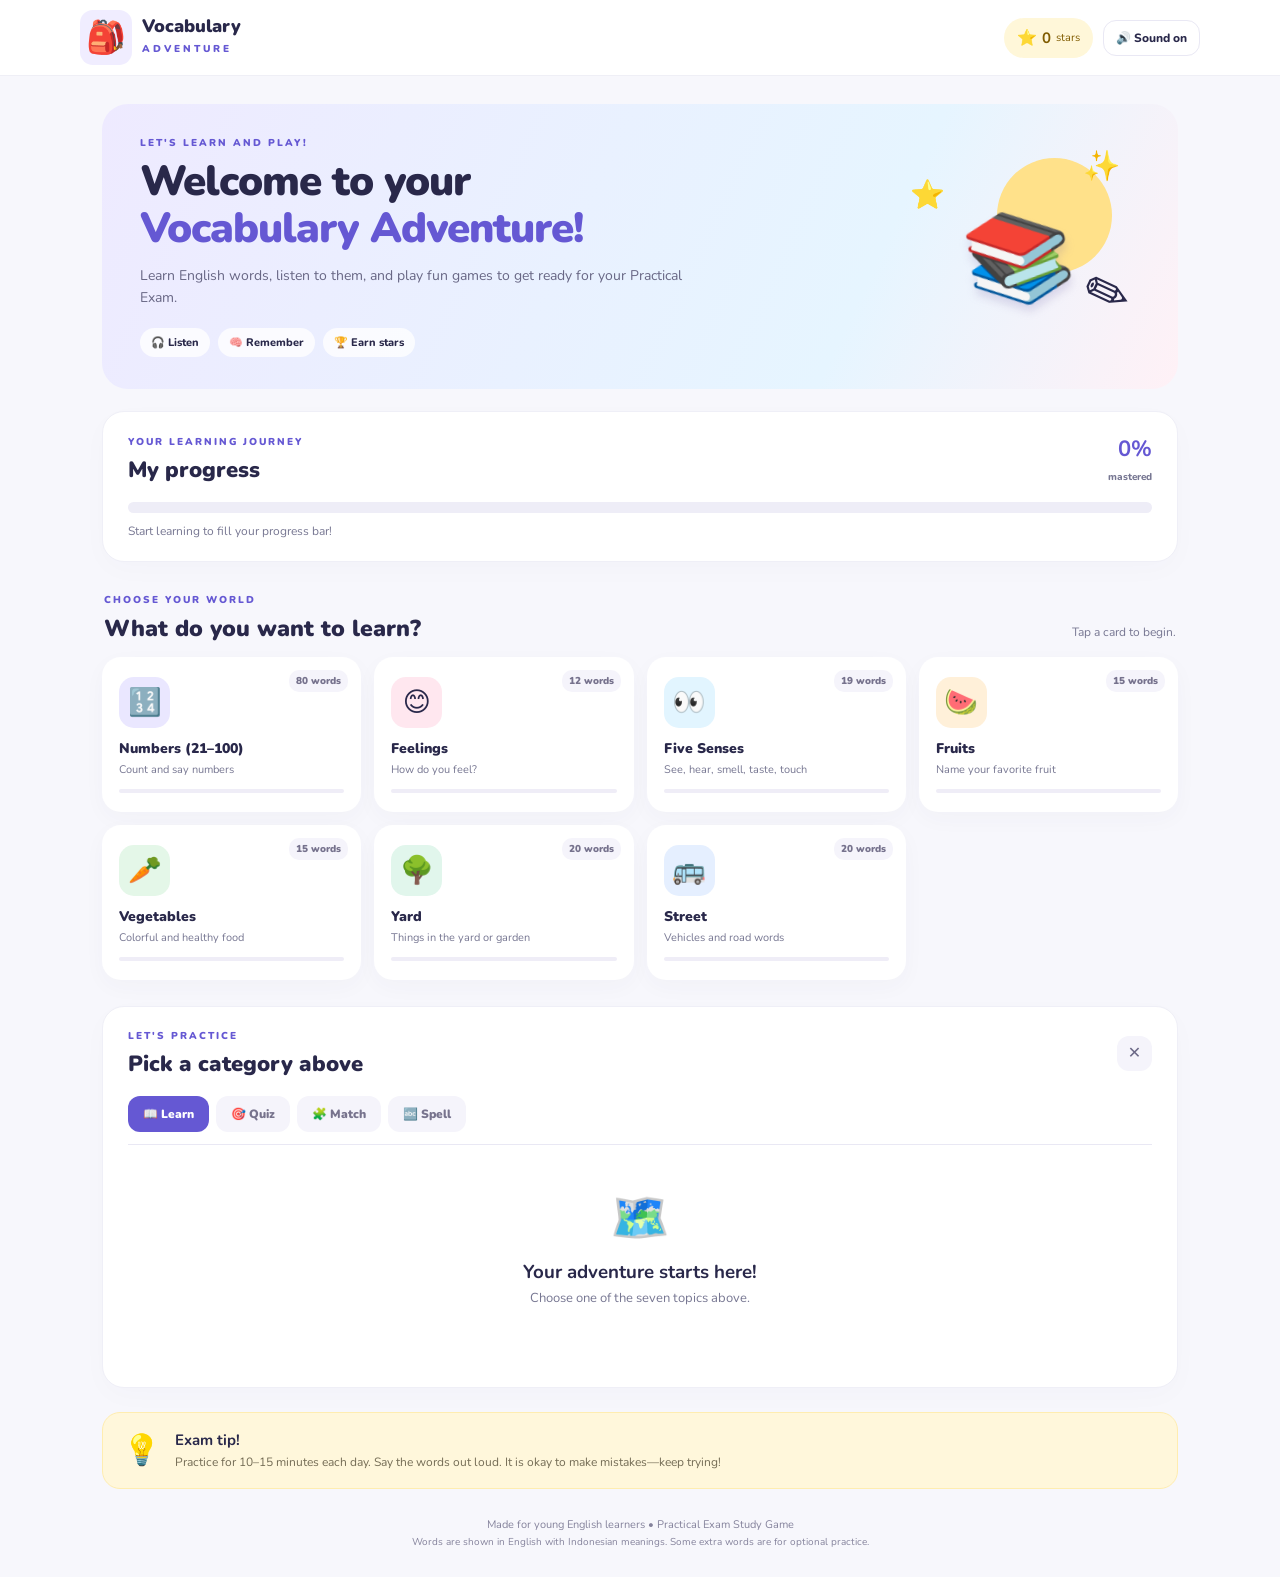
<file: tools/tools-two/index.html>
<!DOCTYPE html>
<html lang="en">
<head>
  <meta charset="UTF-8">
  <meta name="viewport" content="width=device-width, initial-scale=1.0">
  <meta name="theme-color" content="#6558d3">
  <title>Vocabulary Adventure | Practical Exam Age 6</title>
  <link rel="stylesheet" href="style.css">
</head>
<body>
  <header class="topbar">
    <a class="brand" href="#" aria-label="Vocabulary Adventure Home">
      <span class="brand-icon">🎒</span>
      <span><strong>Vocabulary</strong><small>ADVENTURE</small></span>
    </a>
    <div class="top-actions">
      <div class="streak-pill" title="Your points"><span>⭐</span><b id="totalStars">0</b><small>stars</small></div>
      <button class="sound-toggle" id="soundToggle" type="button" aria-pressed="true">🔊 Sound on</button>
    </div>
  </header>

  <main class="app-shell">
    <section class="welcome-card">
      <div class="welcome-copy">
        <p class="eyebrow">LET'S LEARN AND PLAY!</p>
        <h1>Welcome to your<br><span>Vocabulary Adventure!</span></h1>
        <p>Learn English words, listen to them, and play fun games to get ready for your Practical Exam.</p>
        <div class="welcome-badges"><span>🎧 Listen</span><span>🧠 Remember</span><span>🏆 Earn stars</span></div>
      </div>
      <div class="welcome-art" aria-hidden="true"><div class="sun"></div><div class="book">📚</div><div class="pencil">✏️</div><div class="star star-a">⭐</div><div class="star star-b">✨</div></div>
    </section>

    <section class="progress-section">
      <div class="progress-heading"><div><p class="eyebrow">YOUR LEARNING JOURNEY</p><h2>My progress</h2></div><div class="progress-number"><strong id="progressPercent">0%</strong><span>mastered</span></div></div>
      <div class="progress-track"><div id="progressFill" class="progress-fill"></div></div>
      <p class="progress-note" id="progressNote">Start learning to fill your progress bar!</p>
    </section>

    <section class="section-heading">
      <div><p class="eyebrow">CHOOSE YOUR WORLD</p><h2>What do you want to learn?</h2></div>
      <p class="section-hint">Tap a card to begin.</p>
    </section>
    <section id="categoryGrid" class="category-grid" aria-label="Vocabulary categories"></section>

    <section class="game-panel" id="gamePanel">
      <div class="game-panel-head">
        <div><p class="eyebrow">LET'S PRACTICE</p><h2 id="gameTitle">Pick a category above</h2></div>
        <button class="close-game" id="closeGame" type="button" aria-label="Close game">✕</button>
      </div>
      <div class="mode-tabs" role="tablist" aria-label="Learning mode">
        <button class="mode-tab active" data-mode="learn" role="tab">📖 Learn</button>
        <button class="mode-tab" data-mode="quiz" role="tab">🎯 Quiz</button>
        <button class="mode-tab" data-mode="match" role="tab">🧩 Match</button>
        <button class="mode-tab" data-mode="spell" role="tab">🔤 Spell</button>
      </div>
      <div id="gameContent" class="game-content">
        <div class="empty-state"><div>🗺️</div><h3>Your adventure starts here!</h3><p>Choose one of the seven topics above.</p></div>
      </div>
    </section>

    <section class="exam-tips">
      <div class="tips-icon">💡</div><div><h3>Exam tip!</h3><p>Practice for 10–15 minutes each day. Say the words out loud. It is okay to make mistakes—keep trying!</p></div>
    </section>
    <footer><p>Made for young English learners • Practical Exam Study Game</p><p class="footer-small">Words are shown in English with Indonesian meanings. Some extra words are for optional practice.</p></footer>
  </main>
  <div id="toast" class="toast" role="status" aria-live="polite"></div>
  <script src="script.js"></script>
</body>
</html>
</file>
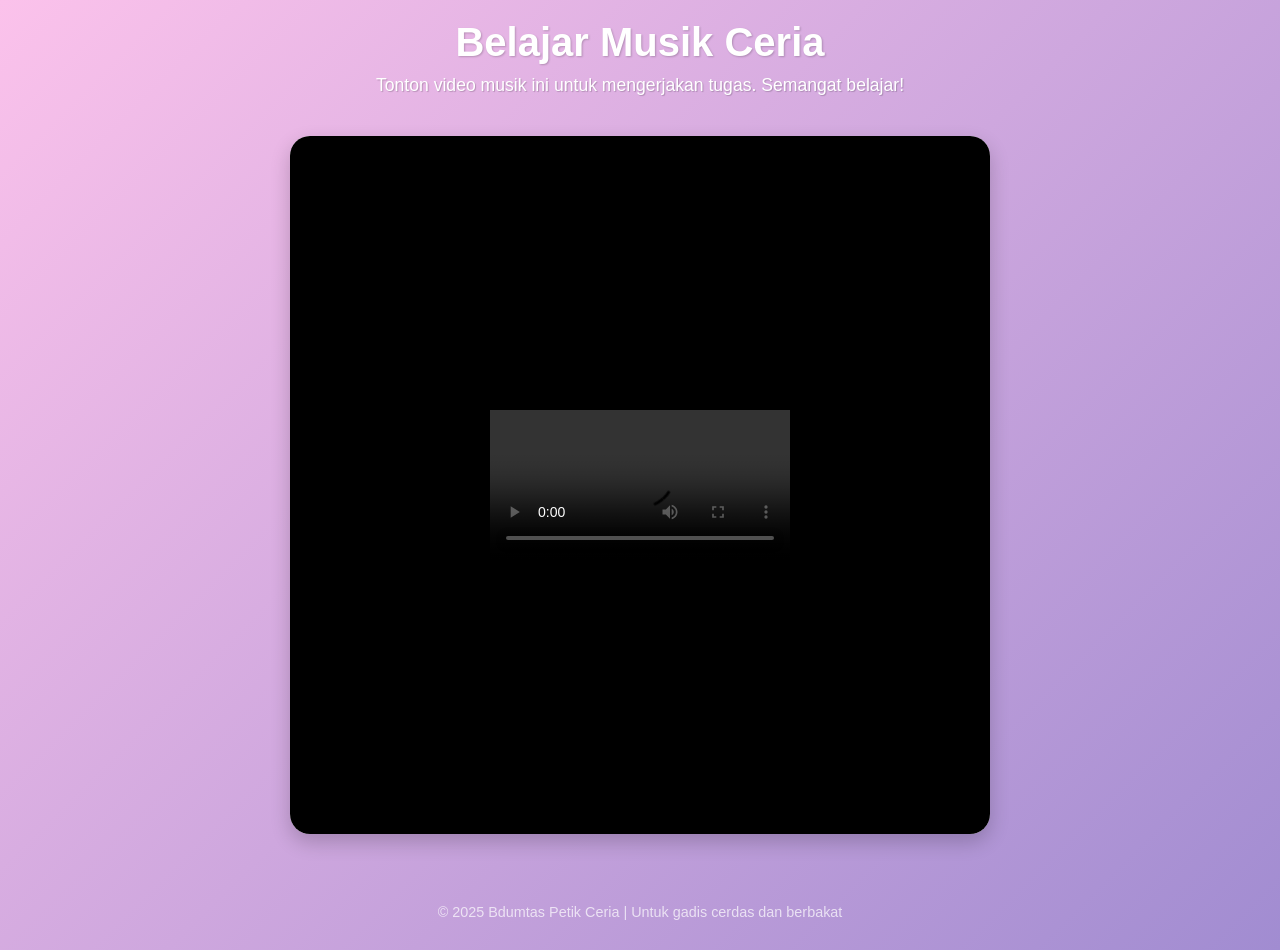
<file: alur-belajar/bagian-tubuh.html>
<!DOCTYPE html>
<html lang="id">
<head>
  <meta charset="UTF-8" />
  <meta name="viewport" content="width=device-width, initial-scale=1.0"/>
  <title>Belajar Musik Ceria</title>
  <style>
    * {
      box-sizing: border-box;
      margin: 0;
      padding: 0;
    }

    body {
      font-family: 'Segoe UI', sans-serif;
      background: linear-gradient(135deg, #fbc2eb, #a18cd1);
      color: #4a4a4a;
      min-height: 100vh;
      display: flex;
      flex-direction: column;
      align-items: center;
      padding: 20px;
    }

    header {
      text-align: center;
      margin-bottom: 20px;
    }

    header h1 {
      font-size: 2.5rem;
      margin-bottom: 10px;
      color: #fff;
      text-shadow: 1px 1px 2px rgba(0,0,0,0.2);
    }

    header p {
      font-size: 1.1rem;
      color: #fff;
      text-shadow: 1px 1px 1px rgba(0,0,0,0.2);
    }

    .video-container {
      position: relative;
      width: 100%;
      max-width: 700px;
      margin: 20px auto;
      padding-bottom: 56.25%;
      height: 0;
      overflow: hidden;
      border-radius: 20px;
      box-shadow: 0 8px 20px rgba(0,0,0,0.2);
      background: #fff;
    }

    .video-container iframe {
      position: absolute;
      top: 0;
      left: 0;
      width: 100%;
      height: 100%;
      border: none;
    }

    .image-container {
        text-align: center;
        margin: 20px 0;
    }

    .image-container img {
        max-width: 100%;
        height: auto;
        border-radius: 10px;
        box-shadow: 0.4px 10px rgba(0,0,0,0.2);
    }

    footer {
      margin-top: auto;
      text-align: center;
      font-size: 0.9rem;
      opacity: 0.7;
      padding: 10px;
      color: #fff;
    }

    @media (max-width: 600px) {
      header h1 {
        font-size: 1.8rem;
      }
      header p {
        font-size: 1rem;
      }
    }
  </style>
</head>
<body>
  <header>
    <h1>Belajar Musik Ceria</h1>
    <p>Tonton video musik ini untuk mengerjakan tugas. Semangat belajar!</p>
  </header>

  <div class="video-container">
    <iframe 
      src="bagian-tubuh.mp4" 
      title="Video Belajar Musik" 
      allow="accelerometer; autoplay; clipboard-write; encrypted-media; gyroscope; picture-in-picture" 
      allowfullscreen>
    </iframe>
  </div>

  <div class="image-container">
        <!-- <img src="right-hand.jpg" alt="Gambar Tangan Kiri"> -->
    </div>

  <footer>
    &copy; 2025 Bdumtas Petik Ceria | Untuk gadis cerdas dan berbakat
  </footer>
</body>
</html>
</file>
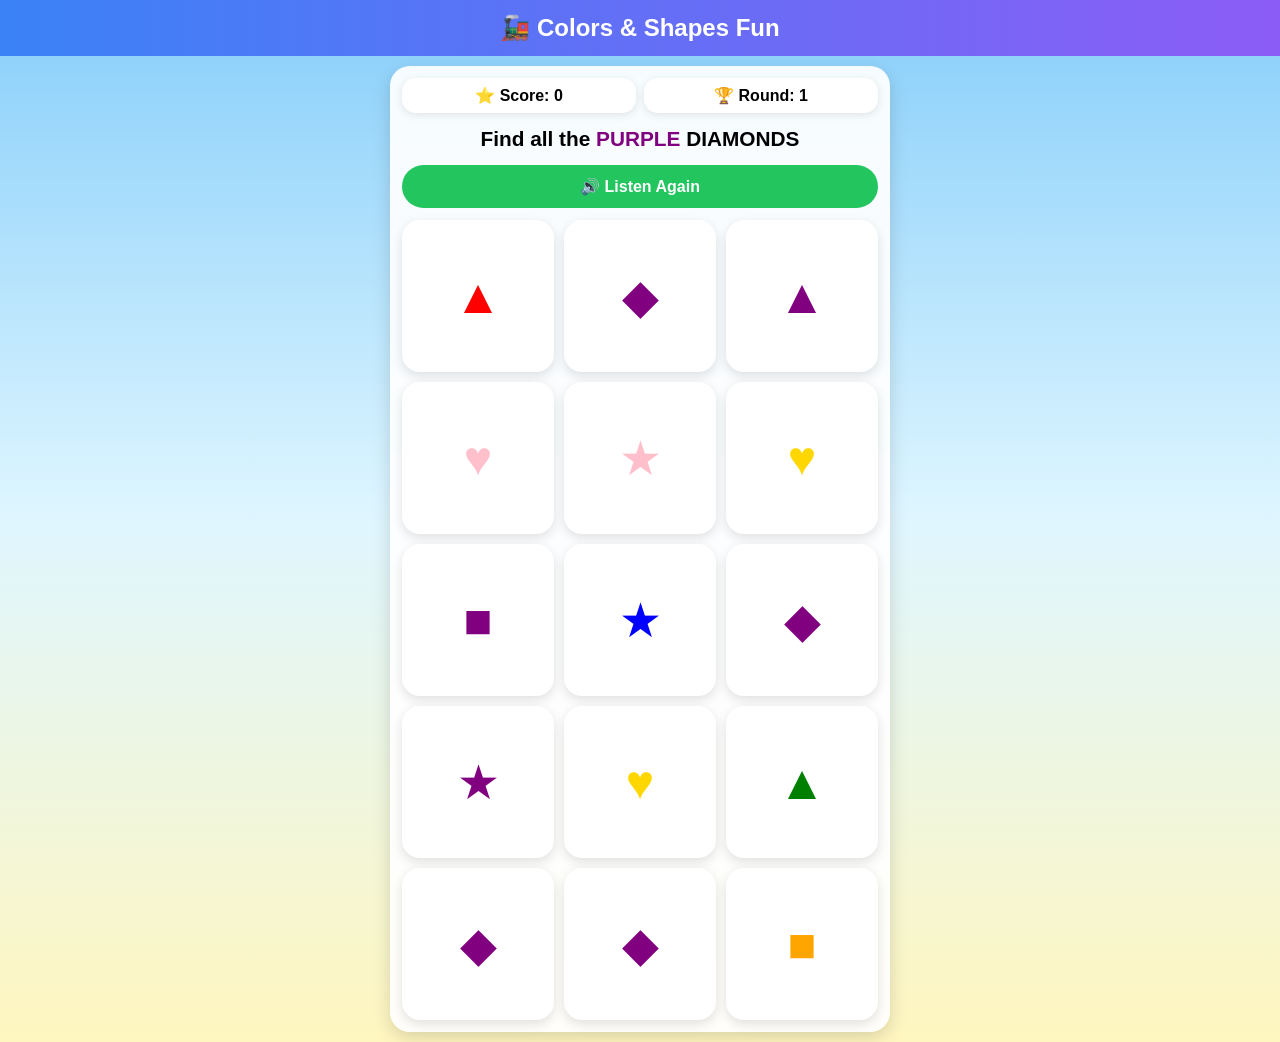
<file: quiz/colors-shapes-part-1.html>
<!DOCTYPE html>
<html lang="en">
<head>
<meta charset="UTF-8">
<meta name="viewport" content="width=device-width,initial-scale=1,viewport-fit=cover">
<title>Colors & Shapes Mobile</title>
<style>
*{box-sizing:border-box}
body{
margin:0;
font-family:Arial,sans-serif;
background:linear-gradient(#87CEFA,#dff6ff,#fff6bf);
overflow-x:hidden;
}
.cloud{
position:fixed;font-size:36px;opacity:.8;animation:move 20s linear infinite;
}
.c1{top:10px;left:-60px}.c2{top:60px;left:-180px;animation-duration:28s}
@keyframes move{to{transform:translateX(140vw)}}
header{
background:linear-gradient(90deg,#3b82f6,#8b5cf6);
color:#fff;text-align:center;
padding:14px;font-size:1.5rem;font-weight:bold;
}
.wrap{padding:10px;max-width:520px;margin:auto}
.panel{
background:rgba(255,255,255,.92);
border-radius:20px;
padding:12px;
box-shadow:0 6px 18px rgba(0,0,0,.15)
}
.stats{display:grid;grid-template-columns:1fr 1fr;gap:8px}
.box{
background:#fff;border-radius:14px;padding:8px;text-align:center;
font-weight:bold;box-shadow:0 2px 8px rgba(0,0,0,.1)
}
#inst{font-size:1.3rem;text-align:center;margin:14px 0;font-weight:bold}
button{
width:100%;padding:12px;border:none;border-radius:999px;
background:#22c55e;color:#fff;font-size:1rem;font-weight:bold;
}
.grid{
margin-top:12px;
display:grid;
grid-template-columns:repeat(3,1fr);
gap:10px;
}
.card{
aspect-ratio:1;
background:#fff;
border-radius:18px;
display:flex;
align-items:center;
justify-content:center;
font-size:3rem;
box-shadow:0 4px 12px rgba(0,0,0,.12);
transition:.2s;
user-select:none;
}
.card:active{transform:scale(.92)}
</style>
</head>
<body>
<div class="cloud c1">☁️</div><div class="cloud c2">☁️</div>
<header>🚂 Colors & Shapes Fun</header>
<div class="wrap">
<div class="panel">
<div class="stats">
<div class="box">⭐ Score: <span id="score">0</span></div>
<div class="box">🏆 Round: <span id="round">1</span></div>
</div>
<div id="inst"></div>
<button onclick="readInstr()">🔊 Listen Again</button>
<div id="grid" class="grid"></div>
</div>
</div>
<script>
const shapes=[["circle","●"],["square","■"],["triangle","▲"],["star","★"],["heart","♥"],["diamond","◆"]];
const colors=["red","blue","green","orange","purple","gold","pink"];
let score=0,round=1,targetShape,targetColor,left=0;
const $=id=>document.getElementById(id);
function rand(a){return a[Math.floor(Math.random()*a.length)]}
function speak(t){
let u=new SpeechSynthesisUtterance(t);
u.lang="en-US";
speechSynthesis.cancel();
speechSynthesis.speak(u);
}
function readInstr(){speak(`Find all the ${targetColor} ${targetShape[0]}s`);}
function newGame(){
targetShape=rand(shapes);
targetColor=rand(colors);
left=4;
$("inst").innerHTML=`Find all the <span style="color:${targetColor}">${targetColor.toUpperCase()}</span> ${targetShape[0].toUpperCase()}S`;
readInstr();
let items=[];
for(let i=0;i<4;i++)items.push({ok:true,s:targetShape,c:targetColor});
while(items.length<15){
 let s=rand(shapes),c=rand(colors);
 if(s[0]==targetShape[0]&&c==targetColor)continue;
 items.push({ok:false,s,c});
}
items.sort(()=>Math.random()-0.5);
$("grid").innerHTML="";
items.forEach(it=>{
 let d=document.createElement("div");
 d.className="card";
 d.innerHTML=`<span style="color:${it.c}">${it.s[1]}</span>`;
 d.onclick=()=>{
  if(d.dataset.done)return;
  d.dataset.done=1;
  if(it.ok){
    d.style.visibility="hidden";
    score+=10;left--;
    $("score").textContent=score;
    speak("Excellent");
    if(left==0){
      round++;
      $("round").textContent=round;
      setTimeout(newGame,400);
    }
  }else{
    d.style.background="#fee2e2";
    d.animate([{transform:"translateX(-4px)"},{transform:"translateX(4px)"},{transform:"translateX(0)"}],{duration:180});
    speak("Try again");
  }
 }
 $("grid").appendChild(d);
});
}
newGame();
</script>
</body>
</html>
</file>
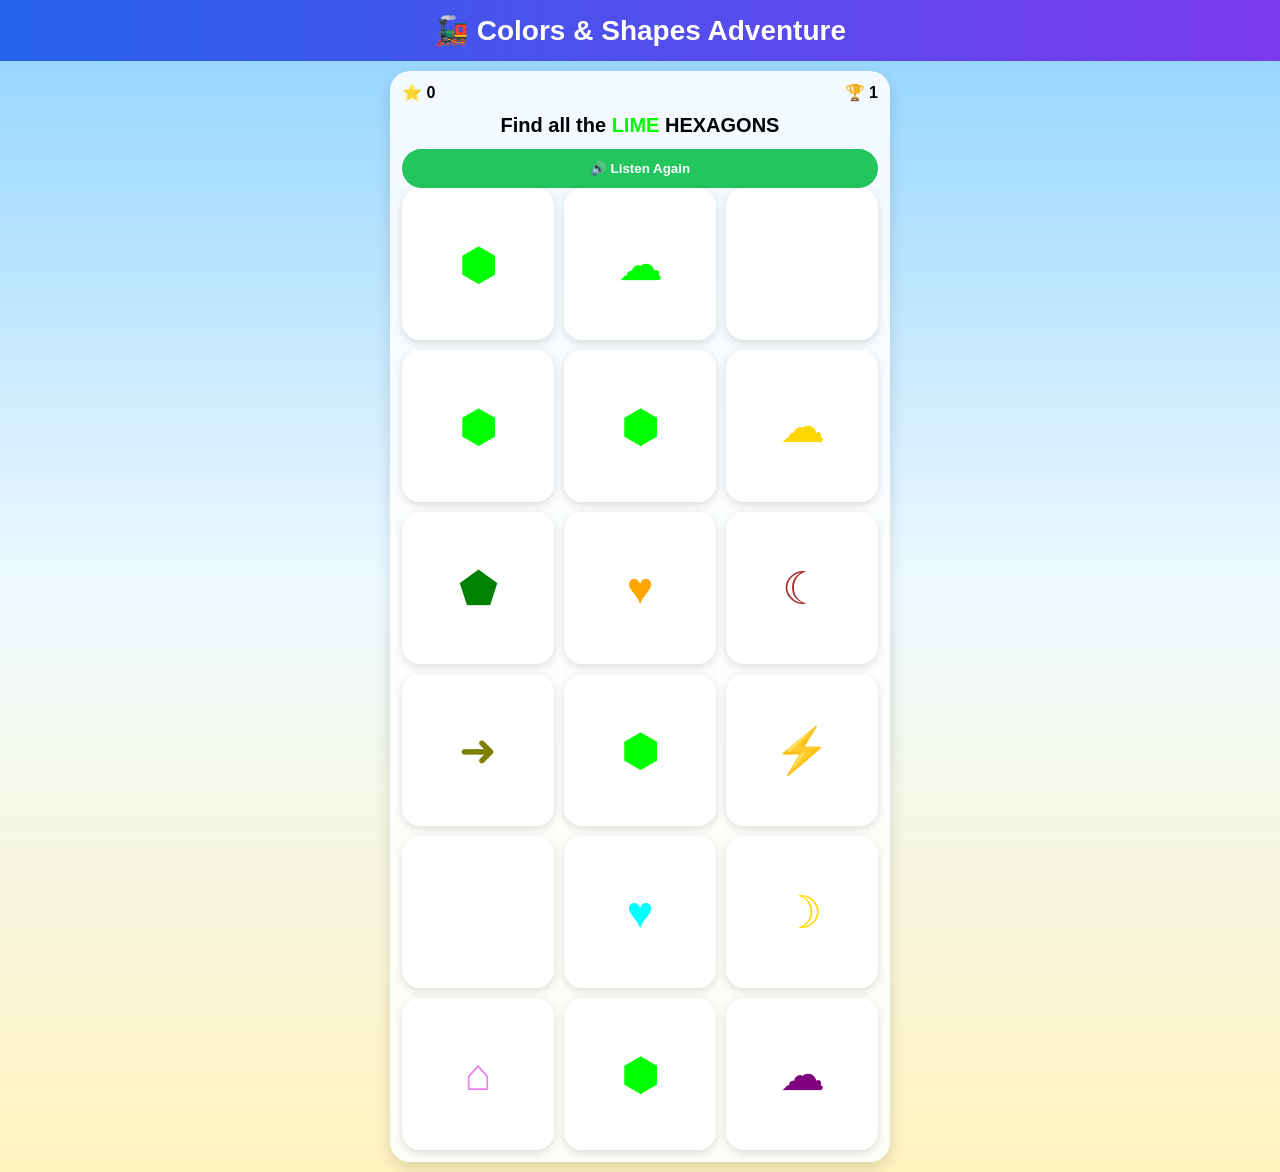
<file: quiz/colors-shapes-part-2.html>
<!doctype html><html><head><meta charset="utf-8">
<meta name="viewport" content="width=device-width,initial-scale=1">
<title>Colors & Shapes Expanded</title>
<style>
*{box-sizing:border-box}body{margin:0;font-family:Arial;background:linear-gradient(#8fd3ff,#eef9ff,#fff3bf)}
header{padding:14px;text-align:center;color:#fff;background:linear-gradient(90deg,#2563eb,#7c3aed);font-size:28px;font-weight:bold}
.wrap{max-width:520px;margin:auto;padding:10px}
.cardbox{background:#ffffffdd;border-radius:20px;padding:12px;box-shadow:0 6px 16px #0002}
#inst{font-size:1.25rem;text-align:center;margin:12px;font-weight:bold}
#grid{display:grid;grid-template-columns:repeat(3,1fr);gap:10px}
.item{aspect-ratio:1;background:#fff;border-radius:18px;display:flex;align-items:center;justify-content:center;
font-size:2.8rem;box-shadow:0 3px 10px #0002;cursor:pointer;transition:.2s}
.item:active{transform:scale(.92)}
button{width:100%;padding:12px;border:none;border-radius:999px;background:#22c55e;color:#fff;font-weight:bold}
.stats{display:flex;justify-content:space-between;margin-bottom:8px}
</style></head><body>
<header>🚂 Colors & Shapes Adventure</header>
<div class="wrap"><div class="cardbox">
<div class="stats"><b>⭐ <span id=s>0</span></b><b>🏆 <span id=r>1</span></b></div>
<div id=inst></div>
<button onclick="readInstr()">🔊 Listen Again</button>
<div id=grid></div>
</div></div>
<script>
const shapes=[["circle","●"],["square","■"],["triangle","▲"],["diamond","◆"],["star","★"],["heart","♥"],["pentagon","⬟"],["hexagon","⬢"],["octagon","⯃"],["rectangle","▭"],["oval","⬭"],["crescent","☾"],["cross","✚"],["arrow","➜"],["house","⌂"],["cloud","☁"],["sun","☀"],["moon","☽"],["drop","💧"],["lightning","⚡"]];
const colors=["red","blue","green","yellow","orange","purple","pink","brown","black","white","gray","cyan","lime","navy","gold","silver","olive","turquoise","violet","coral"];
let score=0,round=1,targetShape,targetColor,left=0;
const $=i=>document.getElementById(i);
function rand(a){return a[Math.floor(Math.random()*a.length)]}
function speak(t){let u=new SpeechSynthesisUtterance(t);u.lang="en-US";speechSynthesis.cancel();speechSynthesis.speak(u);}
function readInstr(){speak(`Find all the ${targetColor} ${targetShape[0]}s`)}
function build(){
 targetShape=rand(shapes);targetColor=rand(colors);left=5;
 $("inst").innerHTML=`Find all the <span style="color:${targetColor}">${targetColor.toUpperCase()}</span> <b>${targetShape[0].toUpperCase()}S</b>`;
 readInstr();
 let arr=[];
 for(let i=0;i<5;i++)arr.push({ok:true,s:targetShape,c:targetColor});
 while(arr.length<18){
   let s=rand(shapes),c=rand(colors);
   if(s[0]==targetShape[0]&&c==targetColor)continue;
   arr.push({ok:false,s,c});
 }
 arr.sort(()=>Math.random()-0.5);
 $("grid").innerHTML="";
 arr.forEach(it=>{
  let d=document.createElement("div");d.className="item";
  d.innerHTML=`<span style="color:${it.c}">${it.s[1]}</span>`;
  d.onclick=()=>{
    if(d.dataset.done)return; d.dataset.done=1;
    if(it.ok){
      d.style.visibility="hidden";score+=10;left--;$("s").textContent=score;speak("Excellent");
      if(left==0){round++;$("r").textContent=round;setTimeout(build,400);}
    } else {
      d.animate([{transform:'translateX(-4px)'},{transform:'translateX(4px)'},{transform:'translateX(0)'}],{duration:180});
      speak("Try again");
    }
  };
  $("grid").appendChild(d);
 });
}
build();
</script></body></html>
</file>
<file: beec-quiz-freetrial/style.css>
/* RESET TOTAL */
*{
margin:0;
padding:0;
box-sizing:border-box;
}

html,body{
width:100%;
height:100%;
overflow:hidden;
font-family:Arial;
/* background:black; */
}

/* BACKGROUND FULL */
#bg{
position:fixed;
top:0;
left:0;
width:100vw;
height:100vh;
object-fit:cover;
z-index:-1;
}

/* CHARACTER CENTER */
#char{
position:absolute;
bottom:0;
left:50%;
transform:translateX(-50%);
height:55vh;
}

/* TOP UI */
#top{
position:absolute;
top:10px;
left:0;
width:100%;
display:flex;
justify-content:space-between;
padding:0 15px;
color:white;
font-size:14px;
}

/* PROGRESS */
#bar{
position:absolute;
top:35px;
left:5%;
width:90%;
height:6px;
background:#333;
}

#progress{
height:6px;
width:0%;
background:lime;
}

/* TEXT BOX */
#box{
position:absolute;
bottom:0;
left:0;
width:100%;
background:rgba(0,0,0,0.85);
color:white;
padding:15px;
}

/* TEXT */
#name{
font-weight:bold;
margin-bottom:5px;
}

/* CHOICE */
.choice{
background:#444;
padding:10px;
margin-top:8px;
border-radius:8px;
text-align:center;
}

/* INPUT */
input{
width:100%;
padding:10px;
margin-top:8px;
}

button{
padding:10px;
margin-top:8px;
width:100%;
}
</file>
<file: tools/tools-two/style.css>
@import url('https://fonts.googleapis.com/css2?family=Nunito:wght@400;600;700;800;900&display=swap');
:root{--ink:#29284a;--muted:#777792;--purple:#6558d3;--purple-dark:#5144bb;--bg:#f7f7fc;--line:#e9e8f4;--green:#31a879;--yellow:#ffd76a;--pink:#ffe7f0;--blue:#e6f4ff}
*{box-sizing:border-box}
html{scroll-behavior:smooth}
body{margin:0;background:var(--bg);color:var(--ink);font-family:'Nunito',system-ui,-apple-system,Segoe UI,sans-serif}
button{font:inherit;cursor:pointer}
.topbar{height:76px;background:#fff;display:flex;align-items:center;justify-content:space-between;padding:0 max(22px,calc((100vw - 1120px)/2));border-bottom:1px solid #efeff6;position:sticky;top:0;z-index:10}
.brand{display:flex;align-items:center;gap:10px;color:var(--ink);text-decoration:none}.brand-icon{font-size:32px;background:#f0edff;border-radius:13px;padding:6px}.brand strong{display:block;font-size:18px;line-height:1.05;font-weight:900}.brand small{font-size:10px;letter-spacing:3px;color:var(--purple);font-weight:900}
.top-actions{display:flex;gap:10px;align-items:center}.streak-pill{display:flex;align-items:center;gap:5px;background:#fff7d9;padding:9px 13px;border-radius:20px;color:#805c00}.streak-pill b{font-size:15px}.streak-pill small{font-size:11px}.sound-toggle{border:1px solid var(--line);background:#fff;border-radius:13px;padding:9px 12px;color:var(--ink);font-weight:800;font-size:12px}
.app-shell{max-width:1120px;margin:0 auto;padding:28px 22px 20px}
.welcome-card{min-height:255px;border-radius:26px;background:linear-gradient(115deg,#eeeaff,#e6f5ff 70%,#fff1f6);padding:32px 38px;display:flex;justify-content:space-between;align-items:center;overflow:hidden;position:relative}
.welcome-copy{max-width:650px;position:relative;z-index:1}.eyebrow{font-size:10px;letter-spacing:2px;font-weight:900;color:var(--purple);margin:0 0 8px}.welcome-card h1{font-size:clamp(27px,4vw,42px);line-height:1.13;letter-spacing:-1px;margin:0 0 12px;font-weight:900}.welcome-card h1 span{color:var(--purple)}.welcome-card p:not(.eyebrow){max-width:550px;color:#686785;font-size:14px;line-height:1.6;margin:0}.welcome-badges{display:flex;gap:8px;flex-wrap:wrap;margin-top:18px}.welcome-badges span{background:#ffffffc9;padding:7px 11px;border-radius:20px;font-size:11px;font-weight:800}
.welcome-art{width:245px;height:200px;position:relative;flex-shrink:0}.sun{position:absolute;width:115px;height:115px;background:#ffe18a;border-radius:50%;right:28px;top:12px}.book{position:absolute;font-size:88px;right:66px;top:52px;transform:rotate(-9deg);filter:drop-shadow(0 7px 4px #7164a633)}.pencil{position:absolute;font-size:55px;right:10px;bottom:15px;transform:rotate(25deg)}.star{position:absolute}.star-a{font-size:28px;left:15px;top:30px}.star-b{font-size:30px;right:20px;top:0}
.progress-section,.game-panel{background:#fff;border:1px solid #efeff7;border-radius:22px;padding:22px 25px;margin-top:22px;box-shadow:0 8px 28px #35305b05}.progress-heading{display:flex;align-items:center;justify-content:space-between}.progress-heading h2,.section-heading h2,.game-panel-head h2{font-size:22px;line-height:1.2;margin:0;font-weight:900}.progress-number{text-align:right}.progress-number strong{display:block;color:var(--purple);font-size:22px}.progress-number span{font-size:10px;color:var(--muted);font-weight:800}.progress-track{height:11px;background:#eeedf7;border-radius:10px;overflow:hidden;margin-top:16px}.progress-fill{height:100%;width:0;background:linear-gradient(90deg,#7d70ed,#4ecaa0);border-radius:10px;transition:width .4s}.progress-note{font-size:12px;color:var(--muted);margin:10px 0 0}
.section-heading{display:flex;align-items:end;justify-content:space-between;margin:31px 2px 15px}.section-heading h2{font-size:23px}.section-hint{font-size:12px;color:var(--muted);margin:0 0 2px}
.category-grid{display:grid;grid-template-columns:repeat(4,minmax(0,1fr));gap:13px}.category-card{border:1px solid transparent;text-align:left;background:#fff;border-radius:19px;padding:18px 16px;min-height:155px;box-shadow:0 7px 22px #39345b08;transition:transform .2s,border-color .2s;position:relative;color:var(--ink)}.category-card:hover,.category-card:focus-visible{transform:translateY(-3px);border-color:#c7c1ff;outline:none}.category-emoji{display:grid;place-items:center;width:51px;height:51px;border-radius:15px;font-size:27px;margin-bottom:12px}.category-card h3{font-size:14px;line-height:1.25;margin:0 0 5px;font-weight:900}.category-card p{font-size:11px;color:var(--muted);margin:0}.category-count{position:absolute;right:12px;top:12px;background:#f5f4fb;color:#76728d;font-size:10px;padding:4px 7px;border-radius:10px;font-weight:900}.category-card .mini-progress{height:4px;background:#efedf7;border-radius:8px;margin-top:12px;overflow:hidden}.category-card .mini-progress span{display:block;height:100%;background:var(--green);width:0}
.game-panel{margin-top:26px;scroll-margin-top:90px}.game-panel-head{display:flex;justify-content:space-between;align-items:center}.close-game{border:0;background:#f5f4fb;color:#6c6987;width:35px;height:35px;border-radius:12px;font-size:16px}.mode-tabs{display:flex;gap:7px;flex-wrap:wrap;border-bottom:1px solid var(--line);margin-top:18px;padding-bottom:12px}.mode-tab{border:0;background:#f5f4fb;border-radius:12px;padding:10px 15px;color:#77738d;font-size:12px;font-weight:900}.mode-tab.active{background:var(--purple);color:#fff}
.game-content{padding:20px 0 3px;min-height:220px}.empty-state{text-align:center;padding:20px 10px;color:var(--muted)}.empty-state div{font-size:48px}.empty-state h3{color:var(--ink);margin:8px 0 4px}.empty-state p{font-size:13px;margin:0}
.learn-layout{display:grid;grid-template-columns:1fr 1fr;gap:20px;align-items:stretch}.flashcard{background:linear-gradient(140deg,#f1efff,#edf8ff);border-radius:22px;min-height:260px;display:flex;flex-direction:column;justify-content:center;align-items:center;text-align:center;padding:22px;position:relative}.flash-emoji{font-size:72px;line-height:1.1;margin-bottom:14px}.flash-word{font-size:28px;font-weight:900;margin:0 0 5px}.flash-meaning{font-size:15px;color:var(--muted);margin:0}.flash-count{position:absolute;left:15px;top:13px;font-size:11px;color:var(--muted);font-weight:800}.flash-actions{display:flex;gap:9px;margin-top:17px;flex-wrap:wrap;justify-content:center}.primary-btn,.secondary-btn,.option-btn{border:0;border-radius:12px;padding:11px 15px;font-weight:900;font-size:12px}.primary-btn{background:var(--purple);color:#fff;box-shadow:0 5px 12px #6558d32c}.primary-btn:hover{background:var(--purple-dark)}.secondary-btn{background:#f0eff8;color:#595574}.learn-side{display:flex;flex-direction:column;justify-content:center;padding:12px 8px}.learn-side h3{font-size:19px;margin:0 0 9px}.learn-side p{font-size:13px;line-height:1.6;color:var(--muted);margin:0 0 12px}.sentence-box{background:#f8f7fc;border:1px dashed #d9d5f2;padding:14px;border-radius:14px;margin:5px 0 14px}.sentence-box small{display:block;color:var(--purple);font-weight:900;font-size:10px;text-transform:uppercase;letter-spacing:1px;margin-bottom:5px}.sentence-box strong{font-size:14px}
.quiz-box{text-align:center;max-width:700px;margin:0 auto}.quiz-progress{display:flex;justify-content:space-between;font-size:11px;color:var(--muted);font-weight:800;margin-bottom:12px}.quiz-prompt{background:#f4f2ff;border-radius:18px;padding:20px 12px;margin-bottom:16px}.quiz-emoji{font-size:47px;display:block;margin-bottom:8px}.quiz-prompt h3{font-size:21px;margin:0 0 5px}.quiz-prompt p{margin:0;color:var(--muted);font-size:12px}.options-grid{display:grid;grid-template-columns:repeat(2,minmax(0,1fr));gap:10px}.option-btn{background:#fff;border:2px solid #eeedf6;min-height:54px;font-size:14px;color:var(--ink);transition:.15s}.option-btn:hover:not(:disabled){border-color:#b8b0ff;background:#faf9ff}.option-btn.correct{border-color:#42bf8c;background:#e8fff4;color:#176a4b}.option-btn.wrong{border-color:#ff9ba8;background:#fff0f1;color:#a33748}.option-btn:disabled{cursor:default}.feedback{min-height:30px;margin:13px 0 4px;font-weight:900;font-size:13px}.feedback.good{color:#168a60}.feedback.bad{color:#c14d5c}.quiz-footer{display:flex;justify-content:center;gap:9px;margin-top:8px;flex-wrap:wrap}
.match-grid{display:grid;grid-template-columns:repeat(2,minmax(0,1fr));gap:10px;max-width:700px;margin:0 auto}.match-card{border:2px solid #efedf7;background:#fff;border-radius:14px;padding:15px 9px;min-height:72px;font-weight:900;color:var(--ink);font-size:14px;overflow-wrap:anywhere}.match-card.selected{border-color:var(--purple);background:#f1efff}.match-card.matched{border-color:#65cda4;background:#e9fff4;color:#176a4b;opacity:.75}.match-card:disabled{cursor:default}.match-instructions{text-align:center;font-size:12px;color:var(--muted);margin:0 0 13px}.spell-box{text-align:center;max-width:600px;margin:0 auto}.spell-emoji{font-size:70px}.spell-hint{color:var(--muted);font-size:13px}.spell-input{display:block;width:100%;max-width:380px;margin:14px auto;padding:13px 15px;border:2px solid #e7e4f5;border-radius:13px;font:inherit;font-size:18px;text-align:center;font-weight:900;color:var(--ink);outline:none}.spell-input:focus{border-color:var(--purple)}.spell-feedback{min-height:25px;font-weight:900;font-size:13px;margin:10px 0}.results{text-align:center;padding:18px}.results .trophy{font-size:68px}.results h3{font-size:25px;margin:6px 0}.results p{color:var(--muted);font-size:14px}.exam-tips{display:flex;gap:15px;align-items:center;margin-top:24px;background:#fff7db;border:1px solid #ffedb0;border-radius:18px;padding:17px 20px}.tips-icon{font-size:30px}.exam-tips h3{margin:0 0 3px;font-size:15px}.exam-tips p{font-size:12px;line-height:1.5;color:#746c55;margin:0}footer{text-align:center;padding:25px 10px 5px;color:#85839c;font-size:11px}footer p{margin:3px}.footer-small{font-size:10px}.toast{position:fixed;bottom:20px;left:50%;transform:translate(-50%,20px);background:#29284a;color:#fff;padding:11px 17px;border-radius:13px;font-size:12px;font-weight:800;opacity:0;pointer-events:none;transition:.25s;z-index:30;max-width:90vw;text-align:center}.toast.show{opacity:1;transform:translate(-50%,0)}
@media(max-width:850px){.category-grid{grid-template-columns:repeat(2,minmax(0,1fr))}.welcome-art{width:170px;transform:scale(.86);transform-origin:center right;margin-left:-15px}.welcome-card{padding:28px}.welcome-copy{max-width:560px}.learn-layout{grid-template-columns:1fr}.learn-side{padding:0 4px}.flashcard{min-height:240px}}
@media(max-width:520px){.topbar{height:64px;padding:0 14px}.brand-icon{font-size:26px}.brand strong{font-size:15px}.brand small{font-size:8px;letter-spacing:2px}.streak-pill{padding:7px 9px}.sound-toggle{padding:8px 9px;font-size:10px}.app-shell{padding:16px 12px}.welcome-card{min-height:235px;padding:23px 19px;border-radius:21px}.welcome-copy{max-width:100%}.welcome-card h1{font-size:28px}.welcome-card p:not(.eyebrow){font-size:12px;max-width:100%;padding-right:3px}.welcome-art{position:absolute;right:-43px;bottom:-60px;opacity:.2;transform:scale(.9)}.welcome-badges{gap:5px;margin-top:13px}.welcome-badges span{font-size:10px;padding:6px 8px}.progress-section,.game-panel{padding:18px 15px;border-radius:18px}.section-heading{align-items:start;gap:8px;flex-direction:column;margin-top:26px}.section-heading h2{font-size:20px}.section-hint{font-size:11px}.category-grid{gap:9px}.category-card{padding:14px 12px;min-height:146px;border-radius:16px}.category-emoji{width:44px;height:44px;font-size:24px;margin-bottom:9px}.category-card h3{font-size:12px}.category-card p{font-size:10px}.category-count{right:8px;top:8px;font-size:9px}.game-panel-head h2{font-size:19px}.mode-tabs{gap:5px}.mode-tab{padding:9px 10px;font-size:11px;flex:1}.game-content{padding-top:14px}.flashcard{min-height:230px}.flash-emoji{font-size:62px}.flash-word{font-size:25px}.options-grid{gap:8px}.option-btn{font-size:12px;padding:10px 7px;min-height:52px}.quiz-prompt h3{font-size:18px}.match-card{font-size:12px;padding:12px 6px;min-height:68px}.exam-tips{padding:14px;align-items:flex-start}.exam-tips p{font-size:11px}}
@media(prefers-reduced-motion:reduce){*{scroll-behavior:auto!important;transition:none!important}}
</file>
